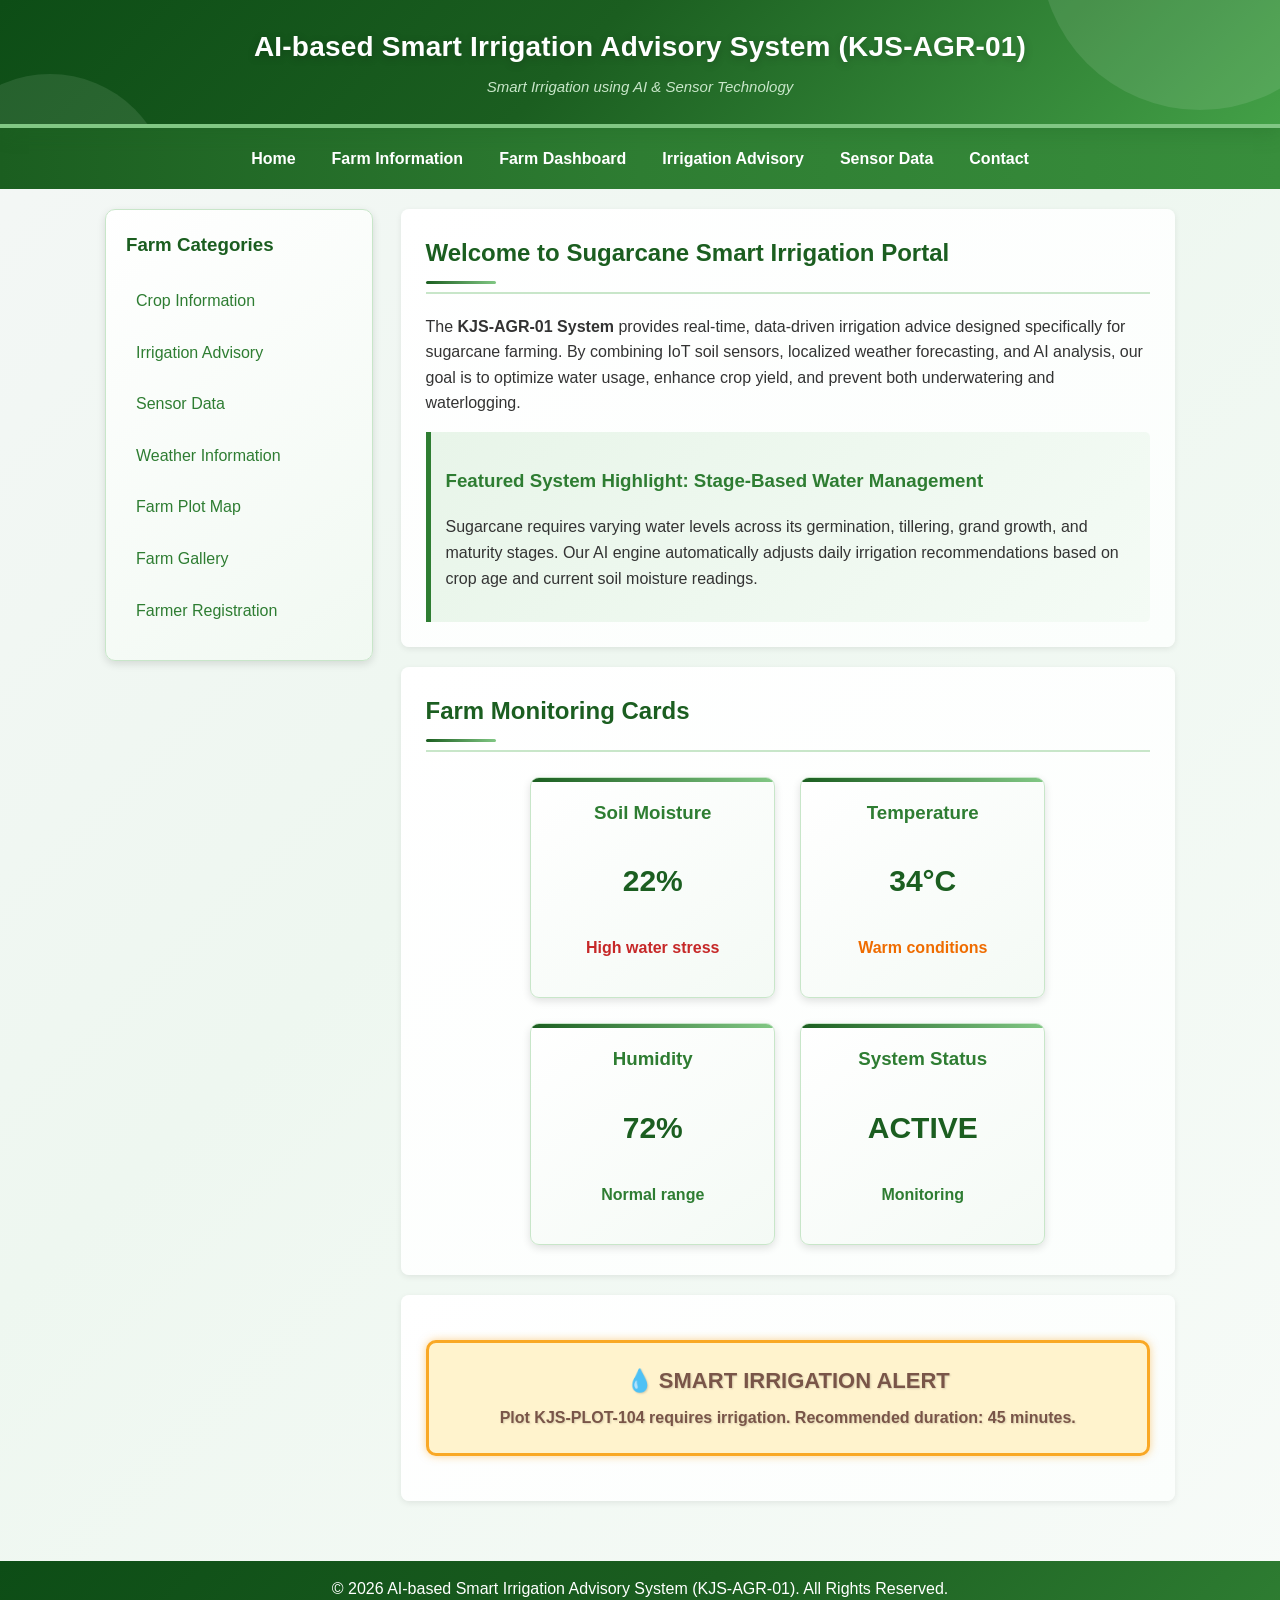
<file: index.html>
<!DOCTYPE html>
<html lang="en">
<head>
<meta charset="UTF-8">
<meta name="viewport" content="width=device-width, initial-scale=1.0">
<title>AI-based Smart Irrigation Advisory System (KJS-AGR-01)</title>
<link rel="stylesheet" href="style.css">
<link rel="stylesheet" href="layout.css">
<style>
/* TASK 2*/
nav ul {
    list-style-type: none;
    margin: 0;
    padding: 0;
    display: flex;
    justify-content: center;
    gap: 8px;
    flex-wrap: wrap;
}
nav li {
    display: inline-block;
}
nav a {
    display: inline-block;
    color: white;
    text-decoration: none;
    padding: 8px 14px;
    font-weight: bold;
}
nav a:hover {
    background-color: #1b5e20;
    color: #c8e6c9;
}
</style>


</head>

<body>

<header style="background:linear-gradient(135deg,#0d4d16,#1b5e20 45%,#43a047); color:white; padding:25px 20px; border-bottom:4px solid #81c784; text-align:center;">
    <h1 style="color:white; text-align:center; margin:0 0 5px 0;">
        AI-based Smart Irrigation Advisory System (KJS-AGR-01)
    </h1>
    <p class="tagline" style="color:#c8e6c9; text-align:center; margin:0; font-style:italic;">
        Smart Irrigation using AI &amp; Sensor Technology
    </p>
</header>

<nav>
    <ul>
        <li><a href="index.html">Home</a></li>
        <li><a href="farm-info.html">Farm Information</a></li>
        <li><a href="dashboard.html">Farm Dashboard</a></li>
        <li><a href="advisory.html">Irrigation Advisory</a></li>
        <li><a href="irrigation-table.html">Sensor Data</a></li>
        <li><a href="contact.html">Contact</a></li>
    </ul>
</nav>

<div class="page-layout">

    <aside class="page-sidebar">

        <div class="categories">

            <h3>Farm Categories</h3>

            <ul>
                <li><a href="farm-info.html">Crop Information</a></li>
                <li><a href="advisory.html">Irrigation Advisory</a></li>
                <li><a href="irrigation-table.html">Sensor Data</a></li>
                <li><a href="weather.html">Weather Information</a></li>
                <li><a href="plot-map.html">Farm Plot Map</a></li>
                <li><a href="gallery.html">Farm Gallery</a></li>
                <li><a href="registration.html">Farmer Registration</a></li>
            </ul>

        </div>

    </aside>

    <main class="page-content">

        <section>

            <h2>Welcome to Sugarcane Smart Irrigation Portal</h2>

            <p>
                The <strong>KJS-AGR-01 System</strong> provides real-time,
                data-driven irrigation advice designed specifically for
                sugarcane farming. By combining IoT soil sensors, localized
                weather forecasting, and AI analysis, our goal is to optimize
                water usage, enhance crop yield, and prevent both underwatering
                and waterlogging.
            </p>

            <article>

                <h3>Featured System Highlight: Stage-Based Water Management</h3>

                <p>
                    Sugarcane requires varying water levels across its
                    germination, tillering, grand growth, and maturity stages.
                    Our AI engine automatically adjusts daily irrigation
                    recommendations based on crop age and current soil
                    moisture readings.
                </p>

            </article>

        </section>


        <section>

            <h2>Farm Monitoring Cards</h2>

            <div class="card-grid">

                <div class="card">
                    <h3>Soil Moisture</h3>
                    <p class="stat-value">22%</p>
                    <p class="status-danger">High water stress</p>
                </div>

                <div class="card">
                    <h3>Temperature</h3>
                    <p class="stat-value">34°C</p>
                    <p class="status-warning">Warm conditions</p>
                </div>

                <div class="card">
                    <h3>Humidity</h3>
                    <p class="stat-value">72%</p>
                    <p class="status-good">Normal range</p>
                </div>

                <div class="card">
                    <h3>System Status</h3>
                    <p class="stat-value">ACTIVE</p>
                    <p class="status-good">Monitoring</p>
                </div>

            </div>

        </section>


        <section>

            <div class="offer-box">

                💧 SMART IRRIGATION ALERT

                <br>

                <span style="font-size:16px;">
                    Plot KJS-PLOT-104 requires irrigation.
                    Recommended duration: 45 minutes.
                </span>

            </div>

        </section>

    </main>

</div>

<footer>
    <p>&copy; 2026 AI-based Smart Irrigation Advisory System (KJS-AGR-01). All Rights Reserved.</p>
</footer>

</body>
</html>
</file>
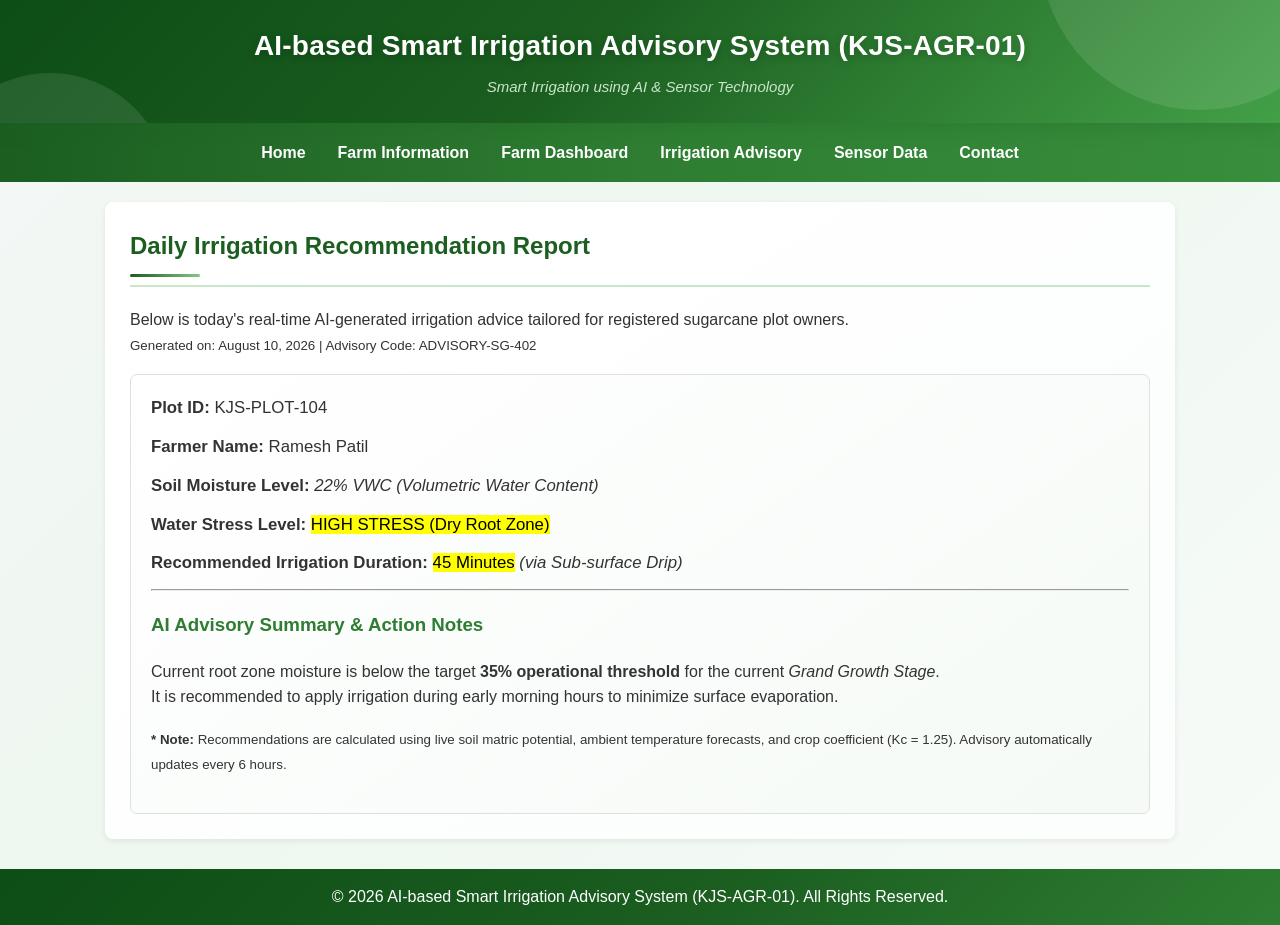
<file: advisory.html>
<!DOCTYPE html>
<html lang="en">
<head>
<meta charset="UTF-8">
<meta name="viewport" content="width=device-width, initial-scale=1.0">
<title>Irrigation Advisory - Smart Irrigation Advisory System (KJS-AGR-01)</title>
<link rel="stylesheet" href="style.css">


</head>

<body>

<header>
    <h1>AI-based Smart Irrigation Advisory System (KJS-AGR-01)</h1>
    <p class="tagline">Smart Irrigation using AI &amp; Sensor Technology</p>
</header>

<nav>
    <ul>
        <li><a href="index.html">Home</a></li>
        <li><a href="farm-info.html">Farm Information</a></li>
        <li><a href="dashboard.html">Farm Dashboard</a></li>
        <li><a href="advisory.html">Irrigation Advisory</a></li>
        <li><a href="irrigation-table.html">Sensor Data</a></li>
        <li><a href="contact.html">Contact</a></li>
    </ul>
</nav>

<div class="container">

    <section>
        <h2>Daily Irrigation Recommendation Report</h2>

        <p>
            Below is today's real-time AI-generated irrigation advice tailored
            for registered sugarcane plot owners.
            <br>
            <small>
                Generated on: August 10, 2026 |
                Advisory Code: ADVISORY-SG-402
            </small>
        </p>

        <div class="advisory-card">

            <div class="advisory-item">
                <strong>Plot ID:</strong> KJS-PLOT-104
            </div>

            <div class="advisory-item">
                <strong>Farmer Name:</strong> Ramesh Patil
            </div>

            <div class="advisory-item">
                <strong>Soil Moisture Level:</strong>
                <em>22% VWC (Volumetric Water Content)</em>
            </div>

            <div class="advisory-item">
                <strong>Water Stress Level:</strong>
                <mark>HIGH STRESS (Dry Root Zone)</mark>
            </div>

            <div class="advisory-item">
                <strong>Recommended Irrigation Duration:</strong>
                <mark>45 Minutes</mark>
                <em>(via Sub-surface Drip)</em>
            </div>

            <hr>

            <h3>AI Advisory Summary &amp; Action Notes</h3>

            <p>
                Current root zone moisture is below the target
                <strong>35% operational threshold</strong> for the current
                <em>Grand Growth Stage</em>.
                <br>
                It is recommended to apply irrigation during early morning
                hours to minimize surface evaporation.
            </p>

            <p>
                <small>
                    <strong>* Note:</strong>
                    Recommendations are calculated using live soil matric
                    potential, ambient temperature forecasts, and crop
                    coefficient (Kc = 1.25). Advisory automatically updates
                    every 6 hours.
                </small>
            </p>

        </div>
    </section>

</div>

<footer>
    <p>&copy; 2026 AI-based Smart Irrigation Advisory System (KJS-AGR-01). All Rights Reserved.</p>
</footer>

</body>
</html>
</file>
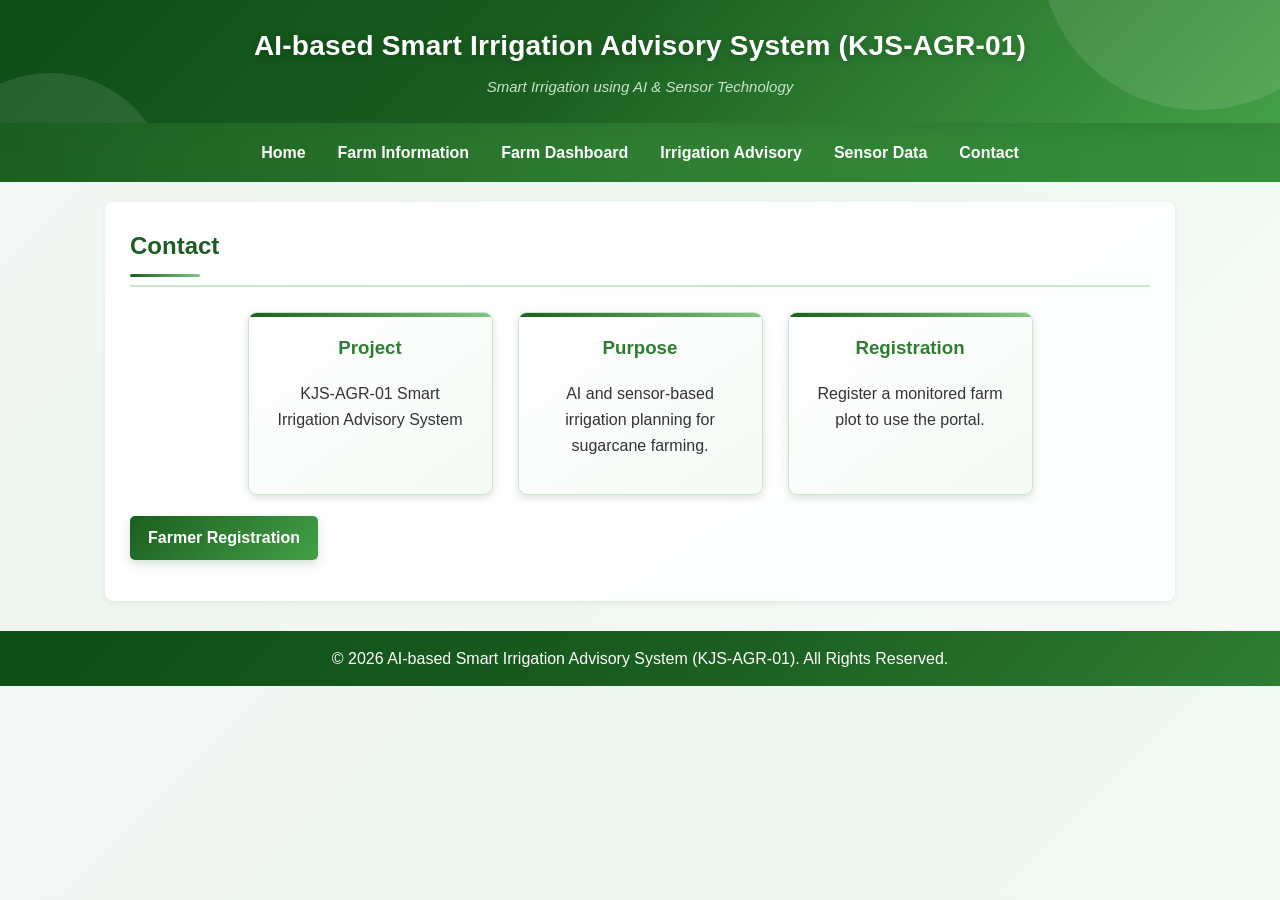
<file: contact.html>
<!DOCTYPE html>
<html lang="en">
<head>
<meta charset="UTF-8">
<meta name="viewport" content="width=device-width, initial-scale=1.0">
<title>Contact - Smart Irrigation Advisory System (KJS-AGR-01)</title>
<link rel="stylesheet" href="style.css">
</head>
<body>
<header>
    <h1>AI-based Smart Irrigation Advisory System (KJS-AGR-01)</h1>
    <p class="tagline">Smart Irrigation using AI &amp; Sensor Technology</p>
</header>
<nav>
    <ul>
        <li><a href="index.html">Home</a></li>
        <li><a href="farm-info.html">Farm Information</a></li>
        <li><a href="dashboard.html">Farm Dashboard</a></li>
        <li><a href="advisory.html">Irrigation Advisory</a></li>
        <li><a href="irrigation-table.html">Sensor Data</a></li>
        <li><a href="contact.html">Contact</a></li>
    </ul>
</nav>
<div class="container">
    <section>
        <h2>Contact</h2>
        <div class="card-grid">
            <div class="card"><h3>Project</h3><p>KJS-AGR-01 Smart Irrigation Advisory System</p></div>
            <div class="card"><h3>Purpose</h3><p>AI and sensor-based irrigation planning for sugarcane farming.</p></div>
            <div class="card"><h3>Registration</h3><p>Register a monitored farm plot to use the portal.</p></div>
        </div>
        <p><a class="btn" href="registration.html">Farmer Registration</a></p>
    </section>
</div>
<footer><p>&copy; 2026 AI-based Smart Irrigation Advisory System (KJS-AGR-01). All Rights Reserved.</p></footer>
</body>
</html>
</file>
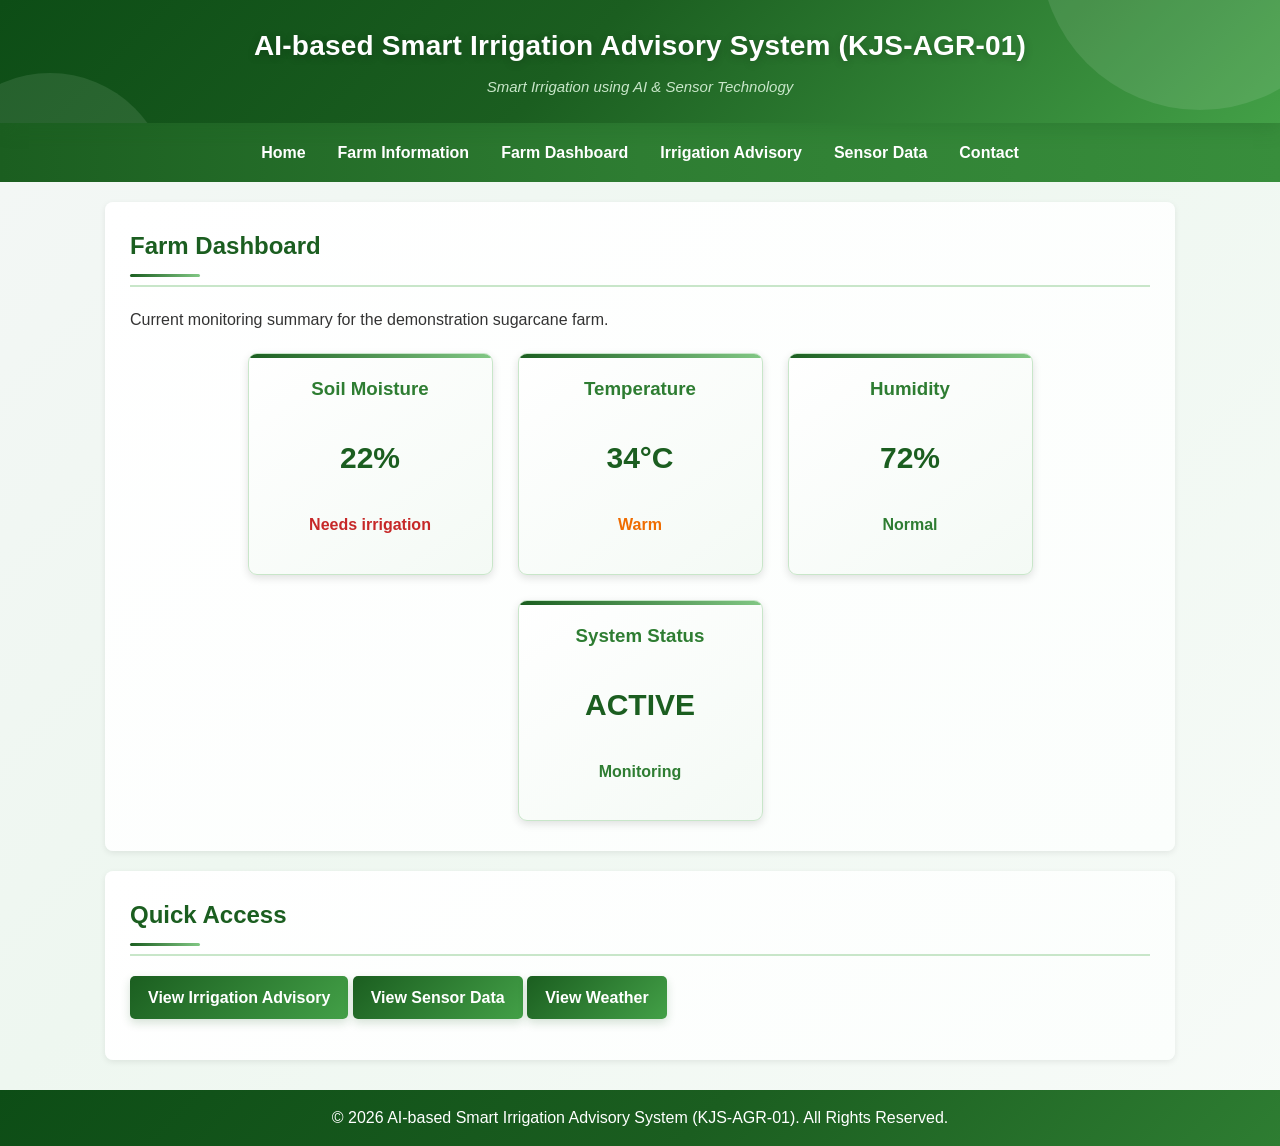
<file: dashboard.html>
<!DOCTYPE html>
<html lang="en">
<head>
<meta charset="UTF-8">
<meta name="viewport" content="width=device-width, initial-scale=1.0">
<title>Farm Dashboard - Smart Irrigation Advisory System (KJS-AGR-01)</title>
<link rel="stylesheet" href="style.css">
</head>
<body>
<header>
    <h1>AI-based Smart Irrigation Advisory System (KJS-AGR-01)</h1>
    <p class="tagline">Smart Irrigation using AI &amp; Sensor Technology</p>
</header>
<nav>
    <ul>
        <li><a href="index.html">Home</a></li>
        <li><a href="farm-info.html">Farm Information</a></li>
        <li><a href="dashboard.html">Farm Dashboard</a></li>
        <li><a href="advisory.html">Irrigation Advisory</a></li>
        <li><a href="irrigation-table.html">Sensor Data</a></li>
        <li><a href="contact.html">Contact</a></li>
    </ul>
</nav>
<div class="container">
    <section>
        <h2>Farm Dashboard</h2>
        <p>Current monitoring summary for the demonstration sugarcane farm.</p>
        <div class="card-grid">
            <div class="card"><h3>Soil Moisture</h3><p class="stat-value">22%</p><p class="status-danger">Needs irrigation</p></div>
            <div class="card"><h3>Temperature</h3><p class="stat-value">34°C</p><p class="status-warning">Warm</p></div>
            <div class="card"><h3>Humidity</h3><p class="stat-value">72%</p><p class="status-good">Normal</p></div>
            <div class="card"><h3>System Status</h3><p class="stat-value">ACTIVE</p><p class="status-good">Monitoring</p></div>
        </div>
    </section>
    <section>
        <h2>Quick Access</h2>
        <p>
            <a class="btn" href="advisory.html">View Irrigation Advisory</a>
            <a class="btn" href="irrigation-table.html">View Sensor Data</a>
            <a class="btn" href="weather.html">View Weather</a>
        </p>
    </section>
</div>
<footer><p>&copy; 2026 AI-based Smart Irrigation Advisory System (KJS-AGR-01). All Rights Reserved.</p></footer>
</body>
</html>
</file>
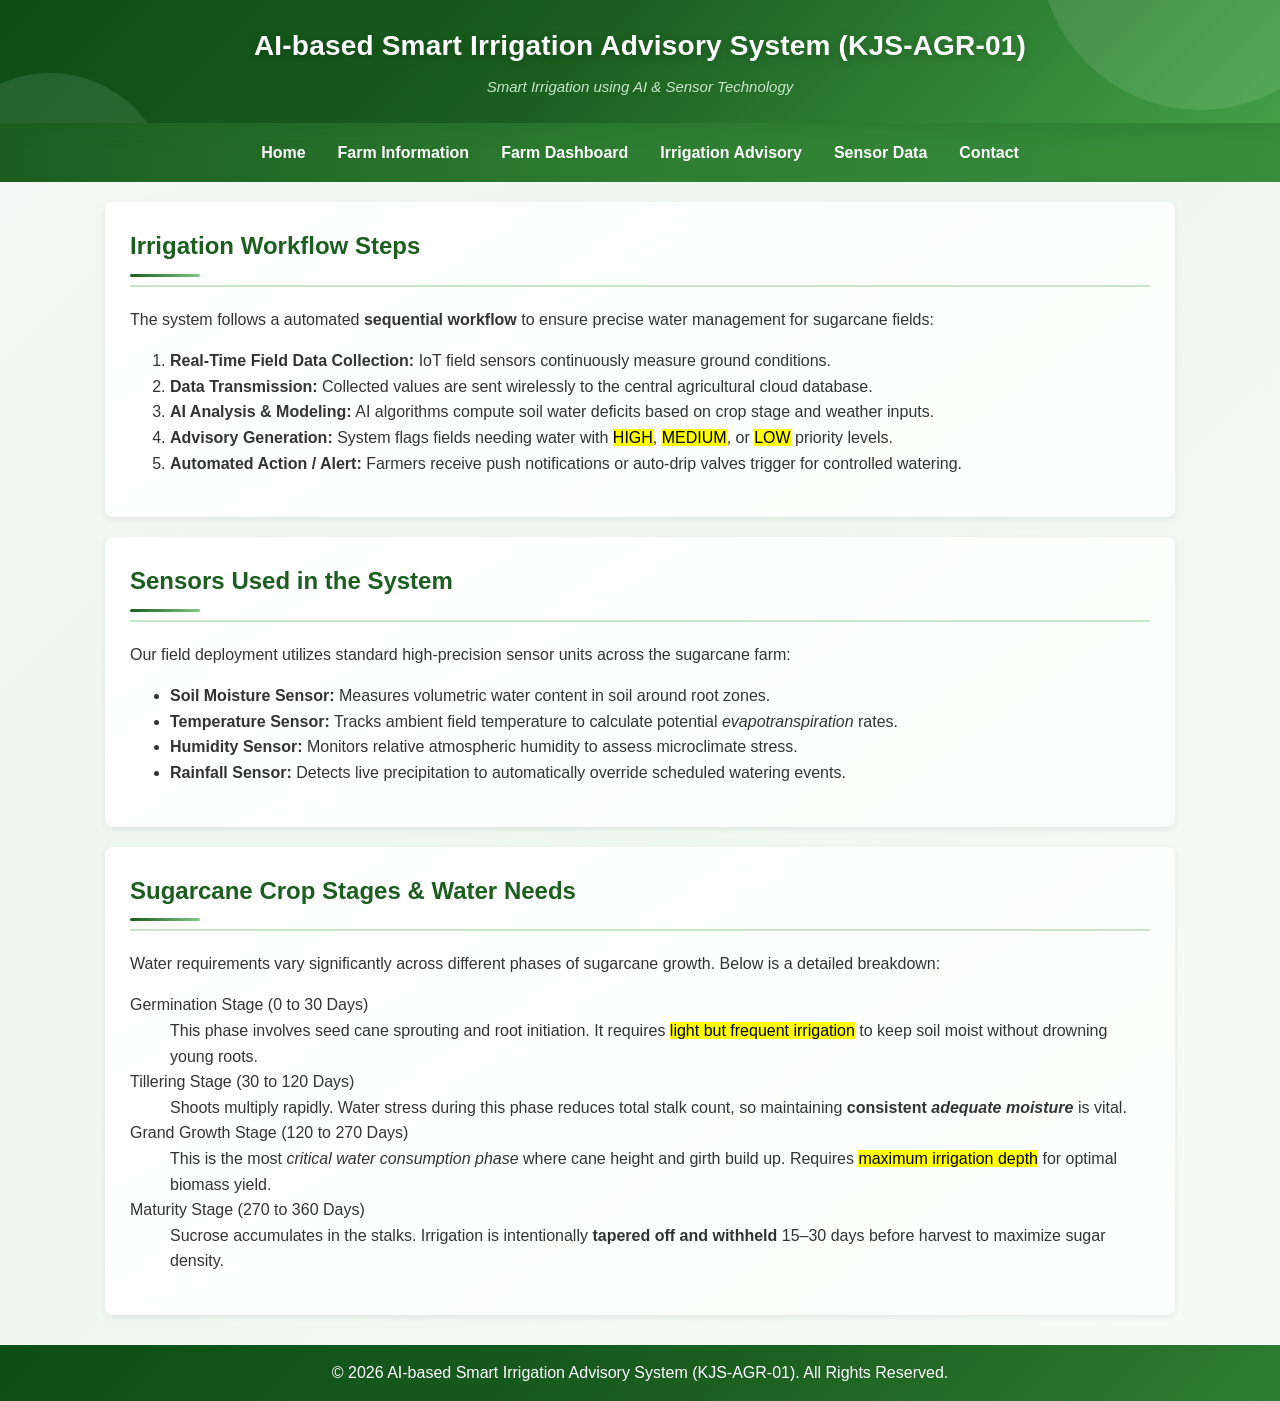
<file: farm-info.html>
<!-- farm-info.html -->
<!DOCTYPE html>
<html lang="en">
<head>
<meta charset="UTF-8">
<meta name="viewport" content="width=device-width, initial-scale=1.0">
<title>Farm Information - Smart Irrigation Advisory System (KJS-AGR-01)</title>
<link rel="stylesheet" href="style.css">


</head>

<body>

<header>
    <h1>AI-based Smart Irrigation Advisory System (KJS-AGR-01)</h1>
    <p class="tagline">Smart Irrigation using AI &amp; Sensor Technology</p>
</header>

<nav>
    <ul>
        <li><a href="index.html">Home</a></li>
        <li><a href="farm-info.html">Farm Information</a></li>
        <li><a href="dashboard.html">Farm Dashboard</a></li>
        <li><a href="advisory.html">Irrigation Advisory</a></li>
        <li><a href="irrigation-table.html">Sensor Data</a></li>
        <li><a href="contact.html">Contact</a></li>
    </ul>
</nav>

<div class="container">

    <section>
        <h2>Irrigation Workflow Steps</h2>

        <p>
            The system follows a automated <b>sequential workflow</b> to ensure
            precise water management for sugarcane fields:
        </p>

        <ol>
            <li>
                <b>Real-Time Field Data Collection:</b>
                IoT field sensors continuously measure ground conditions.
            </li>

            <li>
                <b>Data Transmission:</b>
                Collected values are sent wirelessly to the central agricultural cloud database.
            </li>

            <li>
                <b>AI Analysis &amp; Modeling:</b>
                AI algorithms compute soil water deficits based on crop stage and weather inputs.
            </li>

            <li>
                <b>Advisory Generation:</b>
                System flags fields needing water with
                <mark>HIGH</mark>, <mark>MEDIUM</mark>, or <mark>LOW</mark>
                priority levels.
            </li>

            <li>
                <b>Automated Action / Alert:</b>
                Farmers receive push notifications or auto-drip valves trigger
                for controlled watering.
            </li>
        </ol>
    </section>

    <section>
        <h2>Sensors Used in the System</h2>

        <p>
            Our field deployment utilizes standard high-precision sensor units
            across the sugarcane farm:
        </p>

        <ul>
            <li>
                <b>Soil Moisture Sensor:</b>
                Measures volumetric water content in soil around root zones.
            </li>

            <li>
                <b>Temperature Sensor:</b>
                Tracks ambient field temperature to calculate potential
                <i>evapotranspiration</i> rates.
            </li>

            <li>
                <b>Humidity Sensor:</b>
                Monitors relative atmospheric humidity to assess microclimate stress.
            </li>

            <li>
                <b>Rainfall Sensor:</b>
                Detects live precipitation to automatically override scheduled
                watering events.
            </li>
        </ul>
    </section>

    <section>
        <h2>Sugarcane Crop Stages &amp; Water Needs</h2>

        <p>
            Water requirements vary significantly across different phases of
            sugarcane growth. Below is a detailed breakdown:
        </p>

        <dl>

            <dt>Germination Stage (0 to 30 Days)</dt>
            <dd>
                This phase involves seed cane sprouting and root initiation.
                It requires <mark>light but frequent irrigation</mark> to keep
                soil moist without drowning young roots.
            </dd>

            <dt>Tillering Stage (30 to 120 Days)</dt>
            <dd>
                Shoots multiply rapidly. Water stress during this phase reduces
                total stalk count, so maintaining
                <b>consistent <i>adequate moisture</i></b> is vital.
            </dd>

            <dt>Grand Growth Stage (120 to 270 Days)</dt>
            <dd>
                This is the most <i>critical water consumption phase</i> where
                cane height and girth build up. Requires
                <mark>maximum irrigation depth</mark> for optimal biomass yield.
            </dd>

            <dt>Maturity Stage (270 to 360 Days)</dt>
            <dd>
                Sucrose accumulates in the stalks. Irrigation is intentionally
                <b>tapered off and withheld</b> 15–30 days before harvest to
                maximize sugar density.
            </dd>

        </dl>
    </section>

</div>

<footer>
    <p>&copy; 2026 AI-based Smart Irrigation Advisory System (KJS-AGR-01). All Rights Reserved.</p>
</footer>

</body>
</html>
</file>
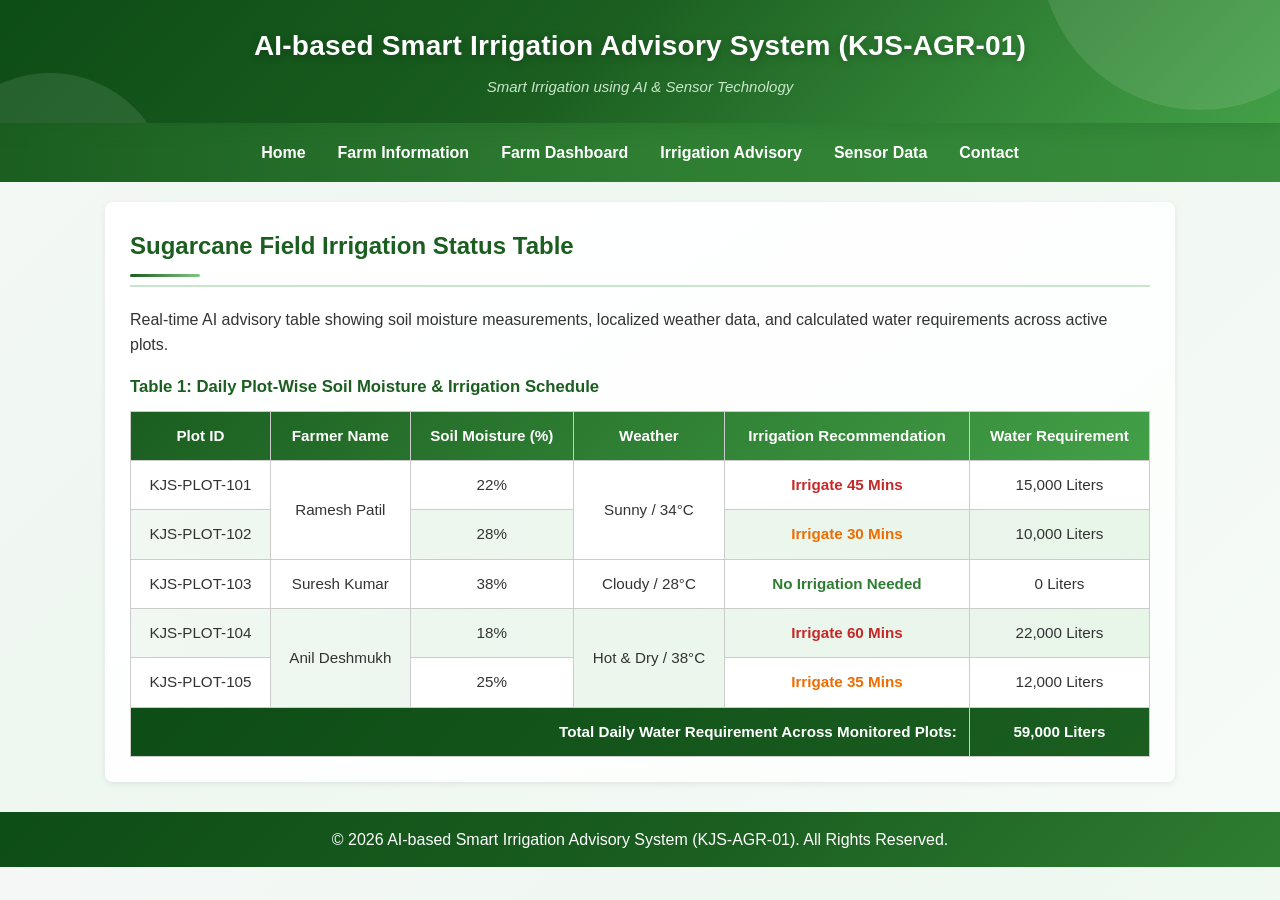
<file: irrigation-table.html>
<!-- irrigation-table.html -->
<!DOCTYPE html>
<html lang="en">
<head>
<meta charset="UTF-8">
<meta name="viewport" content="width=device-width, initial-scale=1.0">
<title>Irrigation &amp; Soil Moisture Table - Smart Irrigation Advisory System (KJS-AGR-01)</title>
<link rel="stylesheet" href="style.css">
<link rel="stylesheet" href="table.css">


</head>

<body>

<header>
    <h1>AI-based Smart Irrigation Advisory System (KJS-AGR-01)</h1>
    <p class="tagline">Smart Irrigation using AI &amp; Sensor Technology</p>
</header>

<nav>
    <ul>
        <li><a href="index.html">Home</a></li>
        <li><a href="farm-info.html">Farm Information</a></li>
        <li><a href="dashboard.html">Farm Dashboard</a></li>
        <li><a href="advisory.html">Irrigation Advisory</a></li>
        <li><a href="irrigation-table.html">Sensor Data</a></li>
        <li><a href="contact.html">Contact</a></li>
    </ul>
</nav>

<div class="container">

    <section>

        <h2>Sugarcane Field Irrigation Status Table</h2>

        <p>
            Real-time AI advisory table showing soil moisture measurements,
            localized weather data, and calculated water requirements across
            active plots.
        </p>

        <table class="irrigation-table">

            <caption>
                Table 1: Daily Plot-Wise Soil Moisture &amp; Irrigation Schedule
            </caption>

            <thead>
                <tr>
                    <th>Plot ID</th>
                    <th>Farmer Name</th>
                    <th>Soil Moisture (%)</th>
                    <th>Weather</th>
                    <th>Irrigation Recommendation</th>
                    <th>Water Requirement</th>
                </tr>
            </thead>

            <tbody>

                <tr>
                    <td>KJS-PLOT-101</td>
                    <td rowspan="2">Ramesh Patil</td>
                    <td>22%</td>
                    <td rowspan="2">Sunny / 34°C</td>
                    <td>
                        <span class="alert-high">
                            Irrigate 45 Mins
                        </span>
                    </td>
                    <td>15,000 Liters</td>
                </tr>

                <tr>
                    <td>KJS-PLOT-102</td>
                    <td>28%</td>
                    <td>
                        <span class="alert-medium">
                            Irrigate 30 Mins
                        </span>
                    </td>
                    <td>10,000 Liters</td>
                </tr>

                <tr>
                    <td>KJS-PLOT-103</td>
                    <td>Suresh Kumar</td>
                    <td>38%</td>
                    <td>Cloudy / 28°C</td>
                    <td>
                        <span class="alert-low">
                            No Irrigation Needed
                        </span>
                    </td>
                    <td>0 Liters</td>
                </tr>

                <tr>
                    <td>KJS-PLOT-104</td>
                    <td rowspan="2">Anil Deshmukh</td>
                    <td>18%</td>
                    <td rowspan="2">Hot &amp; Dry / 38°C</td>
                    <td>
                        <span class="alert-high">
                            Irrigate 60 Mins
                        </span>
                    </td>
                    <td>22,000 Liters</td>
                </tr>

                <tr>
                    <td>KJS-PLOT-105</td>
                    <td>25%</td>
                    <td>
                        <span class="alert-medium">
                            Irrigate 35 Mins
                        </span>
                    </td>
                    <td>12,000 Liters</td>
                </tr>

            </tbody>

            <tfoot>
                <tr>
                    <td colspan="5" style="text-align: right;">
                        Total Daily Water Requirement Across Monitored Plots:
                    </td>
                    <td>59,000 Liters</td>
                </tr>
            </tfoot>

        </table>

    </section>

</div>

<footer>
    <p>&copy; 2026 AI-based Smart Irrigation Advisory System (KJS-AGR-01). All Rights Reserved.</p>
</footer>

</body>
</html>
</file>
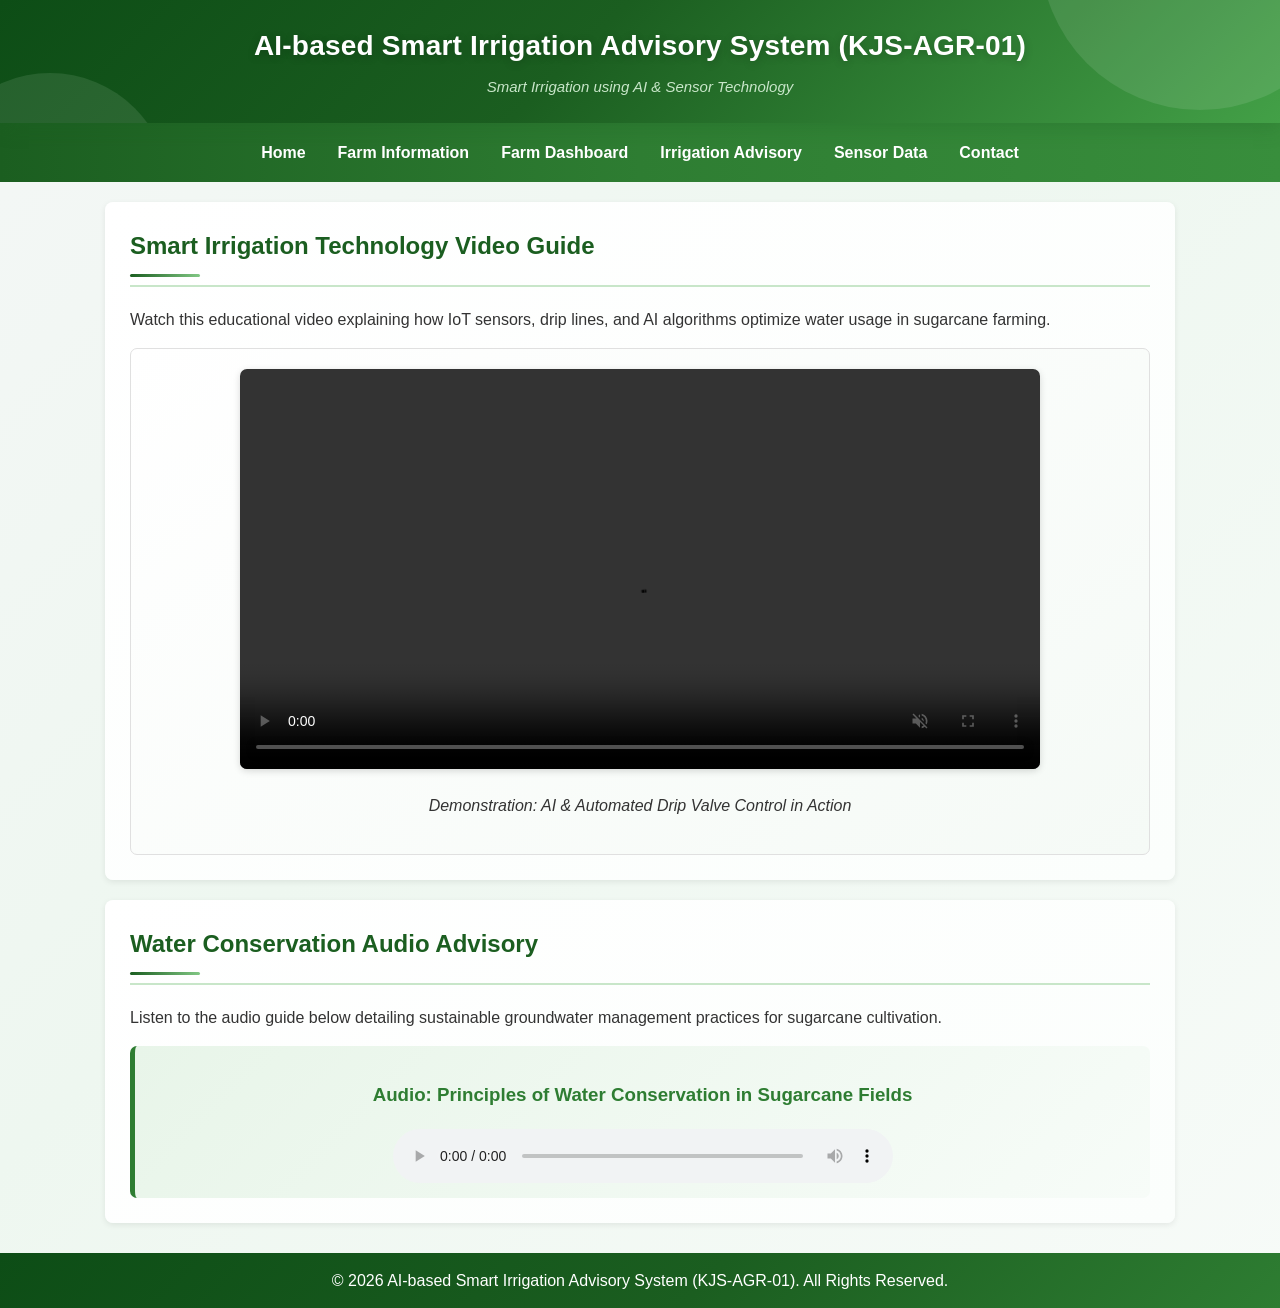
<file: media.html>
<!DOCTYPE html>
<html lang="en">
<head>
<meta charset="UTF-8">
<meta name="viewport" content="width=device-width, initial-scale=1.0">
<title>Multimedia Awareness - Smart Irrigation Advisory System (KJS-AGR-01)</title>
<link rel="stylesheet" href="style.css">


<script>
alert("Welcome to the Irrigation Advisory System");
</script>

</head>

<body>

<header>
    <h1>AI-based Smart Irrigation Advisory System (KJS-AGR-01)</h1>
    <p class="tagline">Smart Irrigation using AI &amp; Sensor Technology</p>
</header>

<nav>
    <ul>
        <li><a href="index.html">Home</a></li>
        <li><a href="farm-info.html">Farm Information</a></li>
        <li><a href="dashboard.html">Farm Dashboard</a></li>
        <li><a href="advisory.html">Irrigation Advisory</a></li>
        <li><a href="irrigation-table.html">Sensor Data</a></li>
        <li><a href="contact.html">Contact</a></li>
    </ul>
</nav>

<div class="container">

    <section>

        <h2>Smart Irrigation Technology Video Guide</h2>

        <p>
            Watch this educational video explaining how IoT sensors, drip
            lines, and AI algorithms optimize water usage in sugarcane farming.
        </p>

        <div class="media-card">

            <video controls autoplay muted loop>

                <source
                    src="https://www.w3schools.com/html/mov_bbb.mp4"
                    type="video/mp4">

                <source
                    src="https://www.w3schools.com/html/mov_bbb.ogg"
                    type="video/ogg">

                Your browser does not support the HTML5 video element.

            </video>

            <p>
                <em>
                    Demonstration: AI &amp; Automated Drip Valve Control in Action
                </em>
            </p>

        </div>

    </section>

    <section>

        <h2>Water Conservation Audio Advisory</h2>

        <p>
            Listen to the audio guide below detailing sustainable groundwater
            management practices for sugarcane cultivation.
        </p>

        <div class="audio-container">

            <h3>
                Audio: Principles of Water Conservation in Sugarcane Fields
            </h3>

            <audio controls autoplay loop>

                <source
                    src="https://www.w3schools.com/html/horse.ogg"
                    type="audio/ogg">

                <source
                    src="https://www.w3schools.com/html/horse.mp3"
                    type="audio/mpeg">

                Your browser does not support the HTML5 audio element.

            </audio>

        </div>

    </section>

</div>

<footer>
    <p>&copy; 2026 AI-based Smart Irrigation Advisory System (KJS-AGR-01). All Rights Reserved.</p>
</footer>

</body>
</html>
</file>
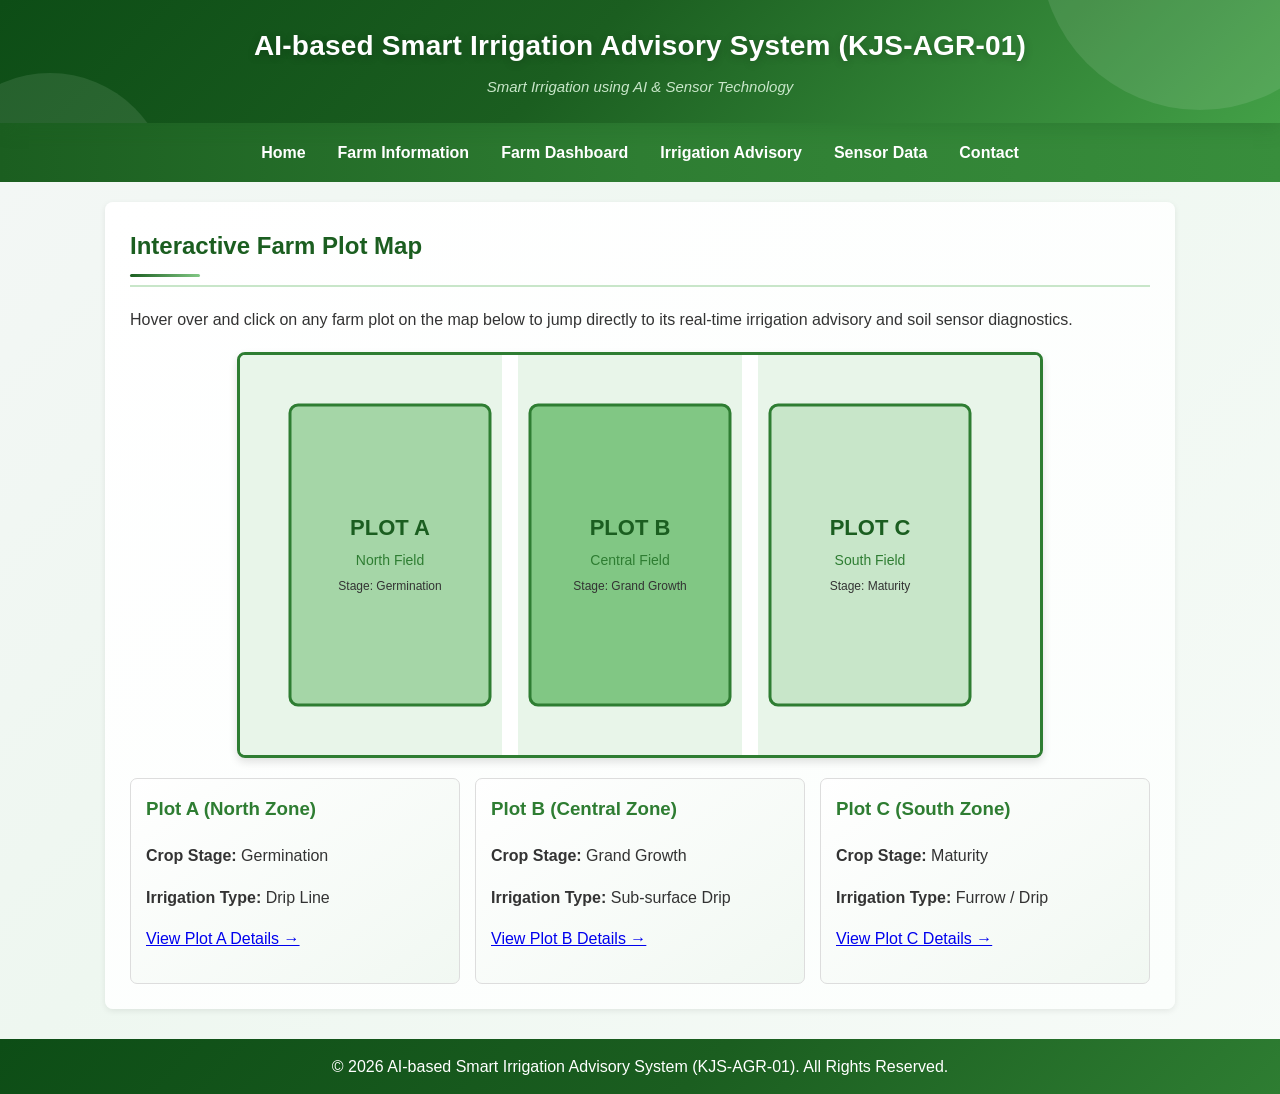
<file: plot-map.html>
<!-- plot-map.html -->
<!DOCTYPE html>
<html lang="en">
<head>
<meta charset="UTF-8">
<meta name="viewport" content="width=device-width, initial-scale=1.0">
<title>Farm Plot Map - Smart Irrigation Advisory System (KJS-AGR-01)</title>
<link rel="stylesheet" href="style.css">


</head>

<body>

<header>
    <h1>AI-based Smart Irrigation Advisory System (KJS-AGR-01)</h1>
    <p class="tagline">Smart Irrigation using AI &amp; Sensor Technology</p>
</header>

<nav>
    <ul>
        <li><a href="index.html">Home</a></li>
        <li><a href="farm-info.html">Farm Information</a></li>
        <li><a href="dashboard.html">Farm Dashboard</a></li>
        <li><a href="advisory.html">Irrigation Advisory</a></li>
        <li><a href="irrigation-table.html">Sensor Data</a></li>
        <li><a href="contact.html">Contact</a></li>
    </ul>
</nav>

<div class="container">

    <section>

        <h2>Interactive Farm Plot Map</h2>

        <p style="text-align: left;">
            Hover over and click on any farm plot on the map below to jump
            directly to its real-time irrigation advisory and soil sensor
            diagnostics.
        </p>

        <div class="map-wrapper">

            <img
                src="data:image/svg+xml;utf8,<svg xmlns='http://www.w3.org/2000/svg' width='800' height='400' viewBox='0 0 800 400'><rect width='800' height='400' fill='%23e8f5e9'/><path d='M270 0 v400 M510 0 v400' stroke='%23ffffff' stroke-width='16'/><rect x='50' y='50' width='200' height='300' fill='%23a5d6a7' rx='8' stroke='%232e7d32' stroke-width='3'/><text x='150' y='180' font-family='Arial' font-size='22' font-weight='bold' fill='%231b5e20' text-anchor='middle'>PLOT A</text><text x='150' y='210' font-family='Arial' font-size='14' fill='%232e7d32' text-anchor='middle'>North Field</text><text x='150' y='235' font-family='Arial' font-size='12' fill='%23333333' text-anchor='middle'>Stage: Germination</text><rect x='290' y='50' width='200' height='300' fill='%2381c784' rx='8' stroke='%232e7d32' stroke-width='3'/><text x='390' y='180' font-family='Arial' font-size='22' font-weight='bold' fill='%231b5e20' text-anchor='middle'>PLOT B</text><text x='390' y='210' font-family='Arial' font-size='14' fill='%232e7d32' text-anchor='middle'>Central Field</text><text x='390' y='235' font-family='Arial' font-size='12' fill='%23333333' text-anchor='middle'>Stage: Grand Growth</text><rect x='530' y='50' width='200' height='300' fill='%23c8e6c9' rx='8' stroke='%232e7d32' stroke-width='3'/><text x='630' y='180' font-family='Arial' font-size='22' font-weight='bold' fill='%231b5e20' text-anchor='middle'>PLOT C</text><text x='630' y='210' font-family='Arial' font-size='14' fill='%232e7d32' text-anchor='middle'>South Field</text><text x='630' y='235' font-family='Arial' font-size='12' fill='%23333333' text-anchor='middle'>Stage: Maturity</text></svg>"
                alt="KJS-AGR-01 Sugarcane Farm Layout Map"
                usemap="#farmmap"
                width="800"
                height="400">

            <map name="farmmap">

                <area
                    shape="rect"
                    coords="50,50,250,350"
                    href="advisory.html#plotA"
                    alt="Plot A - North Field Information"
                    title="Click to view Plot A (North Field) Irrigation Advisory">

                <area
                    shape="rect"
                    coords="290,50,490,350"
                    href="advisory.html#plotB"
                    alt="Plot B - Central Field Information"
                    title="Click to view Plot B (Central Field) Irrigation Advisory">

                <area
                    shape="rect"
                    coords="530,50,730,350"
                    href="advisory.html#plotC"
                    alt="Plot C - South Field Information"
                    title="Click to view Plot C (South Field) Irrigation Advisory">

            </map>

        </div>

        <div class="plot-legend">

            <div class="legend-card">
                <h3>Plot A (North Zone)</h3>
                <p><strong>Crop Stage:</strong> Germination</p>
                <p><strong>Irrigation Type:</strong> Drip Line</p>
                <p>
                    <a href="advisory.html#plotA">
                        View Plot A Details &rarr;
                    </a>
                </p>
            </div>

            <div class="legend-card">
                <h3>Plot B (Central Zone)</h3>
                <p><strong>Crop Stage:</strong> Grand Growth</p>
                <p><strong>Irrigation Type:</strong> Sub-surface Drip</p>
                <p>
                    <a href="advisory.html#plotB">
                        View Plot B Details &rarr;
                    </a>
                </p>
            </div>

            <div class="legend-card">
                <h3>Plot C (South Zone)</h3>
                <p><strong>Crop Stage:</strong> Maturity</p>
                <p><strong>Irrigation Type:</strong> Furrow / Drip</p>
                <p>
                    <a href="advisory.html#plotC">
                        View Plot C Details &rarr;
                    </a>
                </p>
            </div>

        </div>

    </section>

</div>

<footer>
    <p>&copy; 2026 AI-based Smart Irrigation Advisory System (KJS-AGR-01). All Rights Reserved.</p>
</footer>

</body>
</html>
</file>
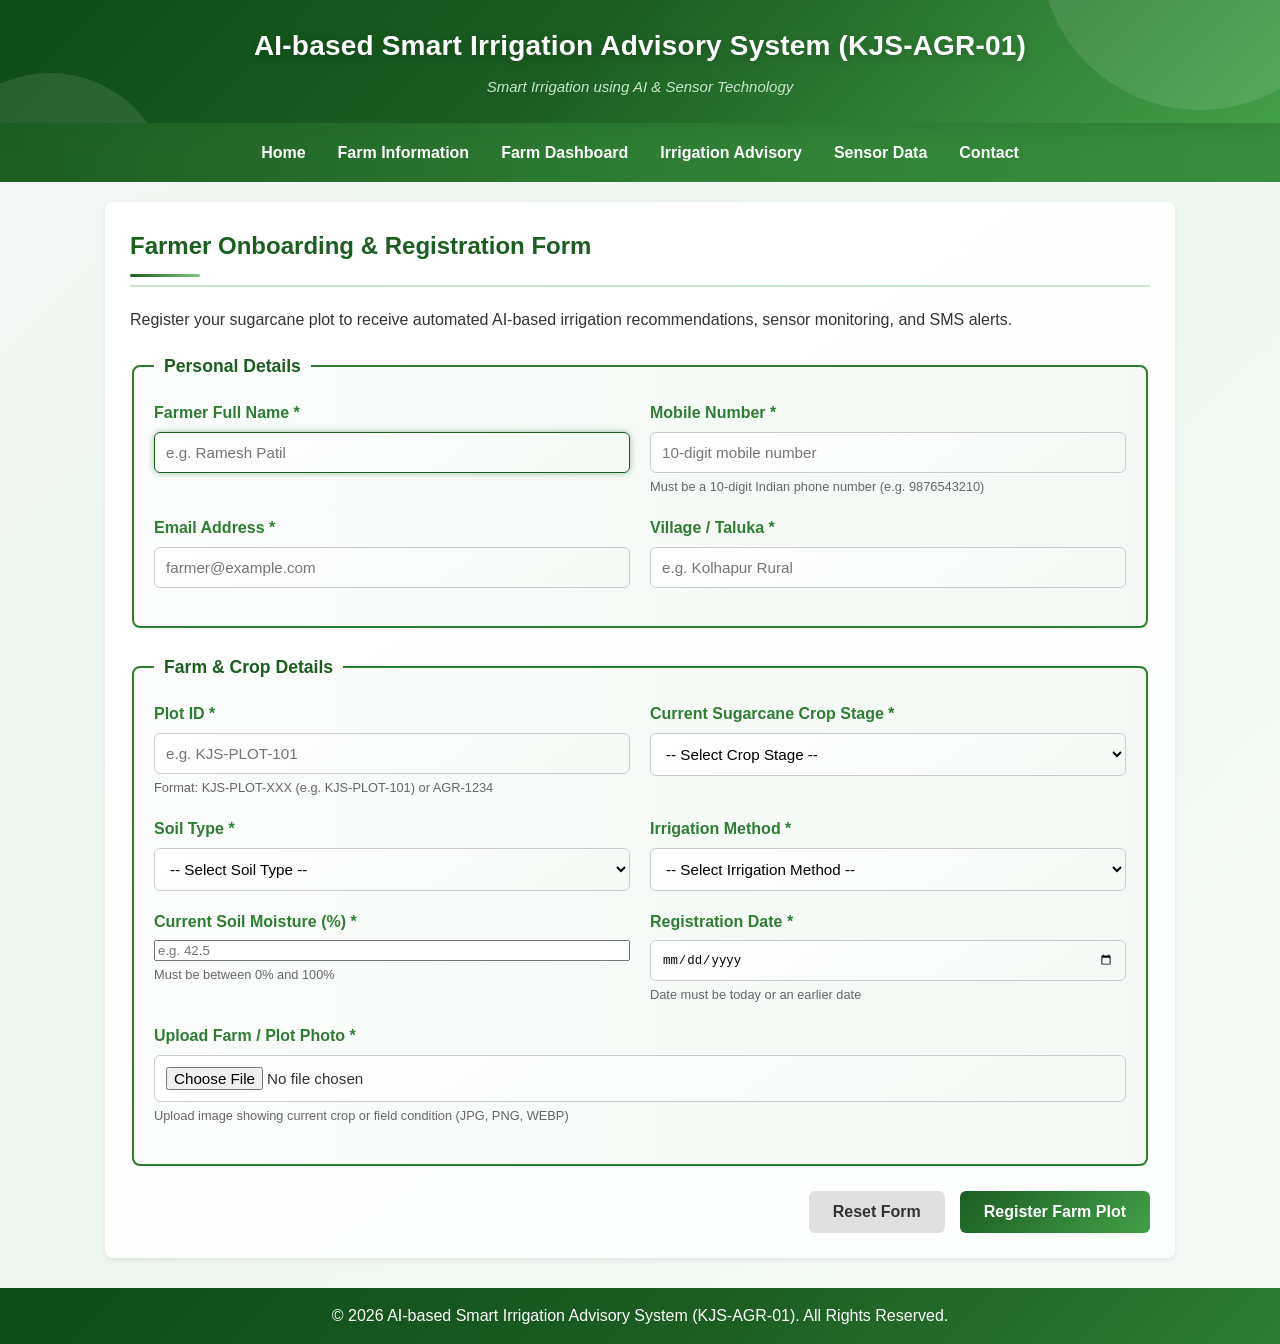
<file: registration.html>
<!DOCTYPE html>
<html lang="en">

<head>
    <meta charset="UTF-8">
    <meta name="viewport" content="width=device-width, initial-scale=1.0">
    <title>Farmer Registration - Smart Irrigation Advisory System (KJS-AGR-01)</title>
    <link rel="stylesheet" href="style.css">
    <link rel="stylesheet" href="form.css">
</head>

<body>

    <header>
        <h1>AI-based Smart Irrigation Advisory System (KJS-AGR-01)</h1>
        <p class="tagline">Smart Irrigation using AI &amp; Sensor Technology</p>
    </header>

    <nav>
        <ul>
            <li><a href="index.html">Home</a></li>
            <li><a href="farm-info.html">Farm Information</a></li>
            <li><a href="dashboard.html">Farm Dashboard</a></li>
            <li><a href="advisory.html">Irrigation Advisory</a></li>
            <li><a href="irrigation-table.html">Sensor Data</a></li>
            <li><a href="contact.html">Contact</a></li>
        </ul>
    </nav>

    <div class="container">

        <section>

            <h2>Farmer Onboarding &amp; Registration Form</h2>

            <p>
                Register your sugarcane plot to receive automated AI-based
                irrigation recommendations, sensor monitoring, and SMS alerts.
            </p>

            <!-- Success Message Card (Displays after valid submission) -->
            <div id="successCard" class="success-card" style="display: none;"></div>

            <form id="registrationForm" class="registration-form" action="#" method="post" enctype="multipart/form-data"
                novalidate>

                <fieldset>

                    <legend>Personal Details</legend>

                    <div class="form-group-row">

                        <div class="form-group">
                            <label for="farmerName">Farmer Full Name *</label>
                            <input type="text" id="farmerName" name="farmerName" autofocus required
                                placeholder="e.g. Ramesh Patil">
                            <span class="error-msg" id="farmerNameError"></span>
                        </div>

                        <div class="form-group">
                            <label for="mobile">Mobile Number *</label>
                            <input type="tel" id="mobile" name="mobile" required placeholder="10-digit mobile number">
                            <span class="hint">
                                Must be a 10-digit Indian phone number (e.g. 9876543210)
                            </span>
                            <span class="error-msg" id="mobileError"></span>
                        </div>

                    </div>

                    <div class="form-group-row">

                        <div class="form-group">
                            <label for="email">Email Address *</label>
                            <input type="email" id="email" name="email" required placeholder="farmer@example.com">
                            <span class="error-msg" id="emailError"></span>
                        </div>

                        <div class="form-group">
                            <label for="village">Village / Taluka *</label>
                            <input type="text" id="village" name="village" required placeholder="e.g. Kolhapur Rural">
                            <span class="error-msg" id="villageError"></span>
                        </div>

                    </div>

                </fieldset>

                <fieldset>

                    <legend>Farm &amp; Crop Details</legend>

                    <div class="form-group-row">

                        <div class="form-group">
                            <label for="plotId">Plot ID *</label>
                            <input type="text" id="plotId" name="plotId" required placeholder="e.g. KJS-PLOT-101">
                            <span class="hint">
                                Format: KJS-PLOT-XXX (e.g. KJS-PLOT-101) or AGR-1234
                            </span>
                            <span class="error-msg" id="plotIdError"></span>
                        </div>

                        <div class="form-group">
                            <label for="cropStage">Current Sugarcane Crop Stage *</label>
                            <select id="cropStage" name="cropStage" required>
                                <option value="" disabled selected>
                                    -- Select Crop Stage --
                                </option>
                                <option value="Germination">
                                    Germination (0 - 30 Days)
                                </option>
                                <option value="Tillering">
                                    Tillering (30 - 120 Days)
                                </option>
                                <option value="Grand Growth">
                                    Grand Growth (120 - 270 Days)
                                </option>
                                <option value="Maturity">
                                    Maturity (270 - 360 Days)
                                </option>
                            </select>
                            <span class="error-msg" id="cropStageError"></span>
                        </div>

                    </div>

                    <div class="form-group-row">

                        <div class="form-group">
                            <label for="soilType">Soil Type *</label>
                            <select id="soilType" name="soilType" required>
                                <option value="" disabled selected>
                                    -- Select Soil Type --
                                </option>
                                <option value="Black Cotton">
                                    Black Cotton Soil (Heavy)
                                </option>
                                <option value="Loamy">
                                    Loamy Soil (Medium)
                                </option>
                                <option value="Sandy Loam">
                                    Sandy Loam (Light)
                                </option>
                                <option value="Alluvial">
                                    Alluvial Soil
                                </option>
                            </select>
                            <span class="error-msg" id="soilTypeError"></span>
                        </div>

                        <div class="form-group">
                            <label for="irrigationMethod">Irrigation Method *</label>
                            <select id="irrigationMethod" name="irrigationMethod" required>
                                <option value="" disabled selected>
                                    -- Select Irrigation Method --
                                </option>
                                <option value="Sub-surface Drip">
                                    Sub-surface Drip Irrigation
                                </option>
                                <option value="Surface Drip">
                                    Surface Drip Irrigation
                                </option>
                                <option value="Furrow">
                                    Furrow / Flood Irrigation
                                </option>
                                <option value="Sprinkler">
                                    Sprinkler System
                                </option>
                            </select>
                            <span class="error-msg" id="irrigationMethodError"></span>
                        </div>

                    </div>

                    <div class="form-group-row">

                        <div class="form-group">
                            <label for="soilMoisture">Current Soil Moisture (%) *</label>
                            <input type="number" id="soilMoisture" name="soilMoisture" min="0" max="100" step="0.1"
                                required placeholder="e.g. 42.5">
                            <span class="hint">
                                Must be between 0% and 100%
                            </span>
                            <span class="error-msg" id="soilMoistureError"></span>
                        </div>

                        <div class="form-group">
                            <label for="regDate">Registration Date *</label>
                            <input type="date" id="regDate" name="regDate" required>
                            <span class="hint">
                                Date must be today or an earlier date
                            </span>
                            <span class="error-msg" id="regDateError"></span>
                        </div>

                    </div>

                    <div class="form-group-row">

                        <div class="form-group" style="grid-column: 1 / -1;">
                            <label for="farmPhoto">Upload Farm / Plot Photo *</label>
                            <input type="file" id="farmPhoto" name="farmPhoto" accept="image/*" required>
                            <span class="hint">
                                Upload image showing current crop or field condition (JPG, PNG, WEBP)
                            </span>
                            <span class="error-msg" id="farmPhotoError"></span>
                        </div>

                    </div>

                </fieldset>

                <div class="button-group">
                    <button type="reset" id="resetBtn">Reset Form</button>
                    <button type="submit" id="submitBtn">Register Farm Plot</button>
                </div>

            </form>

        </section>

    </div>

    <footer>
        <p>&copy; 2026 AI-based Smart Irrigation Advisory System (KJS-AGR-01). All Rights Reserved.</p>
    </footer>

    <script src="valid.js"></script>

</body>

</html>
</file>
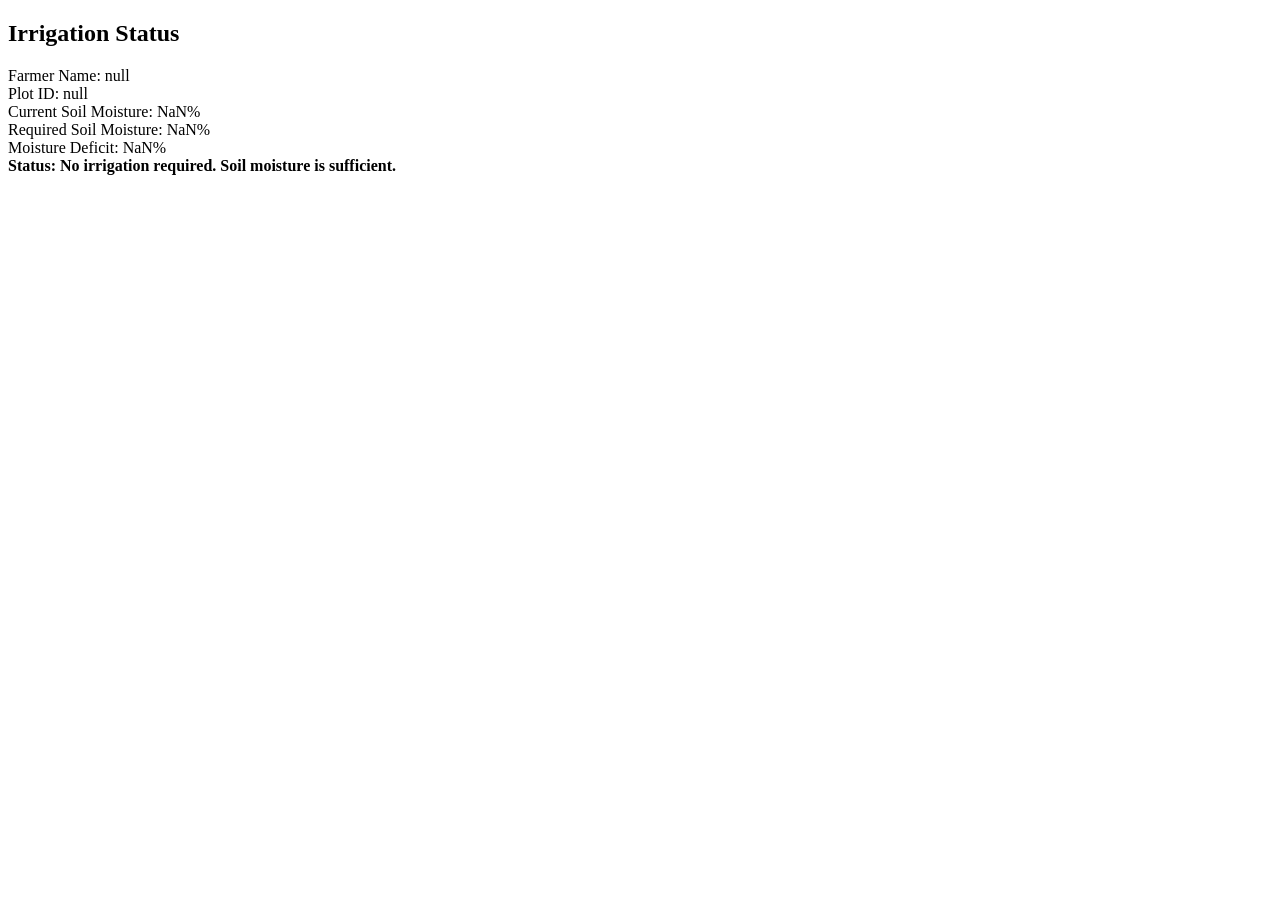
<file: task1.html>
<!DOCTYPE html>
<html>

<head>
    <title>Task 1 - Irrigation Calculator</title>
</head>

<body>

    <script>

        let farmerName = prompt("Enter Farmer Name:");
        let plotId = prompt("Enter Plot ID:");

        let currentMoisture = parseFloat(prompt("Enter % current soil moisture"));
        let requiredMoisture = parseFloat(prompt("Enter 5 required soil mositure"));


        let moistureDeficit = requiredMoisture - currentMoisture;

        let status;

        if (moistureDeficit > 0) {
            status = "Water required. Moisture Deficit: " + moistureDeficit + "%";
        } else {
            status = "No irrigation required. Soil moisture is sufficient.";
        }


        alert(
            "Farmer Name: " + farmerName +
            "\nPlot ID: " + plotId +
            "\nCurrent Moisture: " + currentMoisture + "%" +
            "\nRequired Moisture: " + requiredMoisture + "%" +
            "\n" + status
        );


        document.write("<h2>Irrigation Status</h2>");
        document.write("Farmer Name: " + farmerName + "<br>");
        document.write("Plot ID: " + plotId + "<br>");
        document.write("Current Soil Moisture: " + currentMoisture + "%<br>");
        document.write("Required Soil Moisture: " + requiredMoisture + "%<br>");
        document.write("Moisture Deficit: " + moistureDeficit + "%<br>");
        document.write("<b>Status: " + status + "</b>");
    </script>

</body>

</html>
</file>
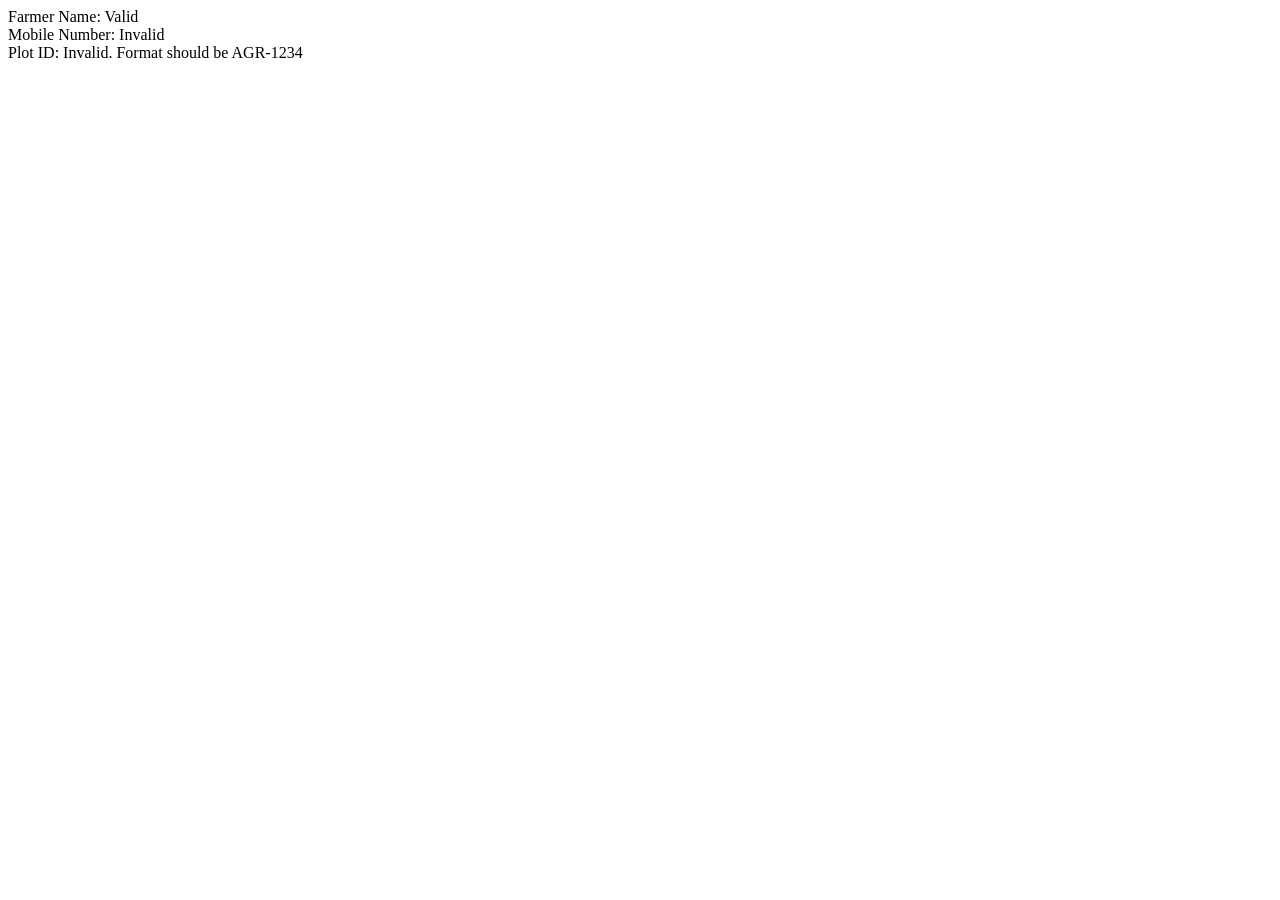
<file: task5.html>
<!DOCTYPE html>
<html>

<head>
    <title>Task 5 - Validation</title>
</head>

<body>

    <script>
        let farmerName = prompt("Enter Farmer Name:");
        let mobileNumber = prompt("Enter Mobile Number:");
        let plotId = prompt("Enter Plot ID (Example: AGR-1234):");


        let namePattern = /^[A-Za-z\s]+$/;
        let mobilePattern = /^\d{10}$/;
        let plotPattern = /^AGR-\d{4}$/;


        if (namePattern.test(farmerName)) {
            document.write("Farmer Name: Valid<br>");
        } else {
            document.write("Farmer Name: Invalid<br>");
        }

        if (mobilePattern.test(mobileNumber)) {
            document.write("Mobile Number: Valid<br>");
        } else {
            document.write("Mobile Number: Invalid<br>");
        }

        if (plotPattern.test(plotId)) {
            document.write("Plot ID: Valid<br>");
        } else {
            document.write("Plot ID: Invalid. Format should be AGR-1234<br>");
        }
    </script>

</body>

</html>
</file>
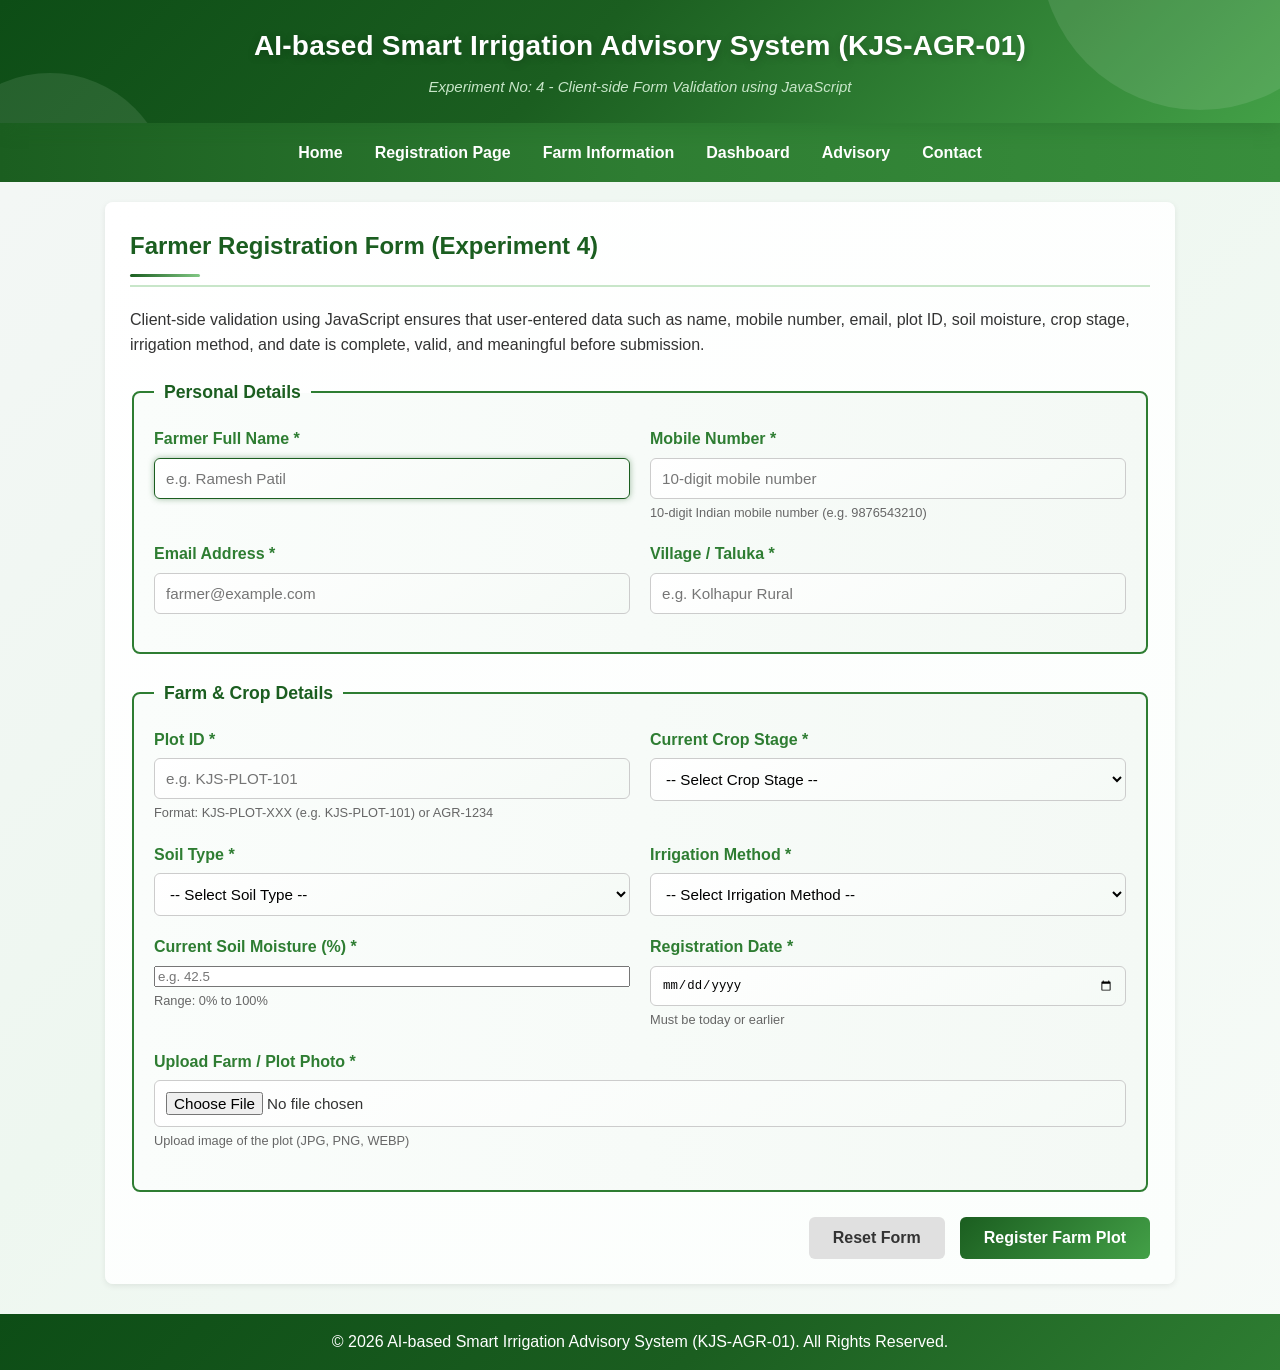
<file: task6.html>
<!DOCTYPE html>
<html lang="en">
<head>
    <meta charset="UTF-8">
    <meta name="viewport" content="width=device-width, initial-scale=1.0">
    <title>Experiment 4 - Farmer Registration Form Validation</title>
    <link rel="stylesheet" href="style.css">
    <link rel="stylesheet" href="form.css">
</head>

<body>

    <header>
        <h1>AI-based Smart Irrigation Advisory System (KJS-AGR-01)</h1>
        <p class="tagline">Experiment No: 4 - Client-side Form Validation using JavaScript</p>
    </header>

    <nav>
        <ul>
            <li><a href="index.html">Home</a></li>
            <li><a href="registration.html">Registration Page</a></li>
            <li><a href="farm-info.html">Farm Information</a></li>
            <li><a href="dashboard.html">Dashboard</a></li>
            <li><a href="advisory.html">Advisory</a></li>
            <li><a href="contact.html">Contact</a></li>
        </ul>
    </nav>

    <div class="container">

        <section>
            <h2>Farmer Registration Form (Experiment 4)</h2>
            <p>
                Client-side validation using JavaScript ensures that user-entered data such as
                name, mobile number, email, plot ID, soil moisture, crop stage, irrigation method,
                and date is complete, valid, and meaningful before submission.
            </p>

            <!-- Success notification card -->
            <div id="successCard" class="success-card" style="display: none;"></div>

            <form id="registrationForm" class="registration-form" action="#" method="post" enctype="multipart/form-data" novalidate>

                <fieldset>
                    <legend>Personal Details</legend>

                    <div class="form-group-row">
                        <div class="form-group">
                            <label for="farmerName">Farmer Full Name *</label>
                            <input type="text" id="farmerName" name="farmerName" placeholder="e.g. Ramesh Patil" autofocus required>
                            <span class="error-msg" id="farmerNameError"></span>
                        </div>

                        <div class="form-group">
                            <label for="mobile">Mobile Number *</label>
                            <input type="tel" id="mobile" name="mobile" placeholder="10-digit mobile number" required>
                            <span class="hint">10-digit Indian mobile number (e.g. 9876543210)</span>
                            <span class="error-msg" id="mobileError"></span>
                        </div>
                    </div>

                    <div class="form-group-row">
                        <div class="form-group">
                            <label for="email">Email Address *</label>
                            <input type="email" id="email" name="email" placeholder="farmer@example.com" required>
                            <span class="error-msg" id="emailError"></span>
                        </div>

                        <div class="form-group">
                            <label for="village">Village / Taluka *</label>
                            <input type="text" id="village" name="village" placeholder="e.g. Kolhapur Rural" required>
                            <span class="error-msg" id="villageError"></span>
                        </div>
                    </div>
                </fieldset>

                <fieldset>
                    <legend>Farm &amp; Crop Details</legend>

                    <div class="form-group-row">
                        <div class="form-group">
                            <label for="plotId">Plot ID *</label>
                            <input type="text" id="plotId" name="plotId" placeholder="e.g. KJS-PLOT-101" required>
                            <span class="hint">Format: KJS-PLOT-XXX (e.g. KJS-PLOT-101) or AGR-1234</span>
                            <span class="error-msg" id="plotIdError"></span>
                        </div>

                        <div class="form-group">
                            <label for="cropStage">Current Crop Stage *</label>
                            <select id="cropStage" name="cropStage" required>
                                <option value="" disabled selected>-- Select Crop Stage --</option>
                                <option value="Germination">Germination (0 - 30 Days)</option>
                                <option value="Tillering">Tillering (30 - 120 Days)</option>
                                <option value="Grand Growth">Grand Growth (120 - 270 Days)</option>
                                <option value="Maturity">Maturity (270 - 360 Days)</option>
                            </select>
                            <span class="error-msg" id="cropStageError"></span>
                        </div>
                    </div>

                    <div class="form-group-row">
                        <div class="form-group">
                            <label for="soilType">Soil Type *</label>
                            <select id="soilType" name="soilType" required>
                                <option value="" disabled selected>-- Select Soil Type --</option>
                                <option value="Black Cotton">Black Cotton Soil (Heavy)</option>
                                <option value="Loamy">Loamy Soil (Medium)</option>
                                <option value="Sandy Loam">Sandy Loam (Light)</option>
                                <option value="Alluvial">Alluvial Soil</option>
                            </select>
                            <span class="error-msg" id="soilTypeError"></span>
                        </div>

                        <div class="form-group">
                            <label for="irrigationMethod">Irrigation Method *</label>
                            <select id="irrigationMethod" name="irrigationMethod" required>
                                <option value="" disabled selected>-- Select Irrigation Method --</option>
                                <option value="Sub-surface Drip">Sub-surface Drip Irrigation</option>
                                <option value="Surface Drip">Surface Drip Irrigation</option>
                                <option value="Furrow">Furrow / Flood Irrigation</option>
                                <option value="Sprinkler">Sprinkler System</option>
                            </select>
                            <span class="error-msg" id="irrigationMethodError"></span>
                        </div>
                    </div>

                    <div class="form-group-row">
                        <div class="form-group">
                            <label for="soilMoisture">Current Soil Moisture (%) *</label>
                            <input type="number" id="soilMoisture" name="soilMoisture" min="0" max="100" step="0.1" placeholder="e.g. 42.5" required>
                            <span class="hint">Range: 0% to 100%</span>
                            <span class="error-msg" id="soilMoistureError"></span>
                        </div>

                        <div class="form-group">
                            <label for="regDate">Registration Date *</label>
                            <input type="date" id="regDate" name="regDate" required>
                            <span class="hint">Must be today or earlier</span>
                            <span class="error-msg" id="regDateError"></span>
                        </div>
                    </div>

                    <div class="form-group-row">
                        <div class="form-group" style="grid-column: 1 / -1;">
                            <label for="farmPhoto">Upload Farm / Plot Photo *</label>
                            <input type="file" id="farmPhoto" name="farmPhoto" accept="image/*" required>
                            <span class="hint">Upload image of the plot (JPG, PNG, WEBP)</span>
                            <span class="error-msg" id="farmPhotoError"></span>
                        </div>
                    </div>
                </fieldset>

                <div class="button-group">
                    <button type="reset" id="resetBtn">Reset Form</button>
                    <button type="submit" id="submitBtn">Register Farm Plot</button>
                </div>

            </form>
        </section>

    </div>

    <footer>
        <p>&copy; 2026 AI-based Smart Irrigation Advisory System (KJS-AGR-01). All Rights Reserved.</p>
    </footer>

    <script src="valid.js"></script>

</body>
</html>
</file>
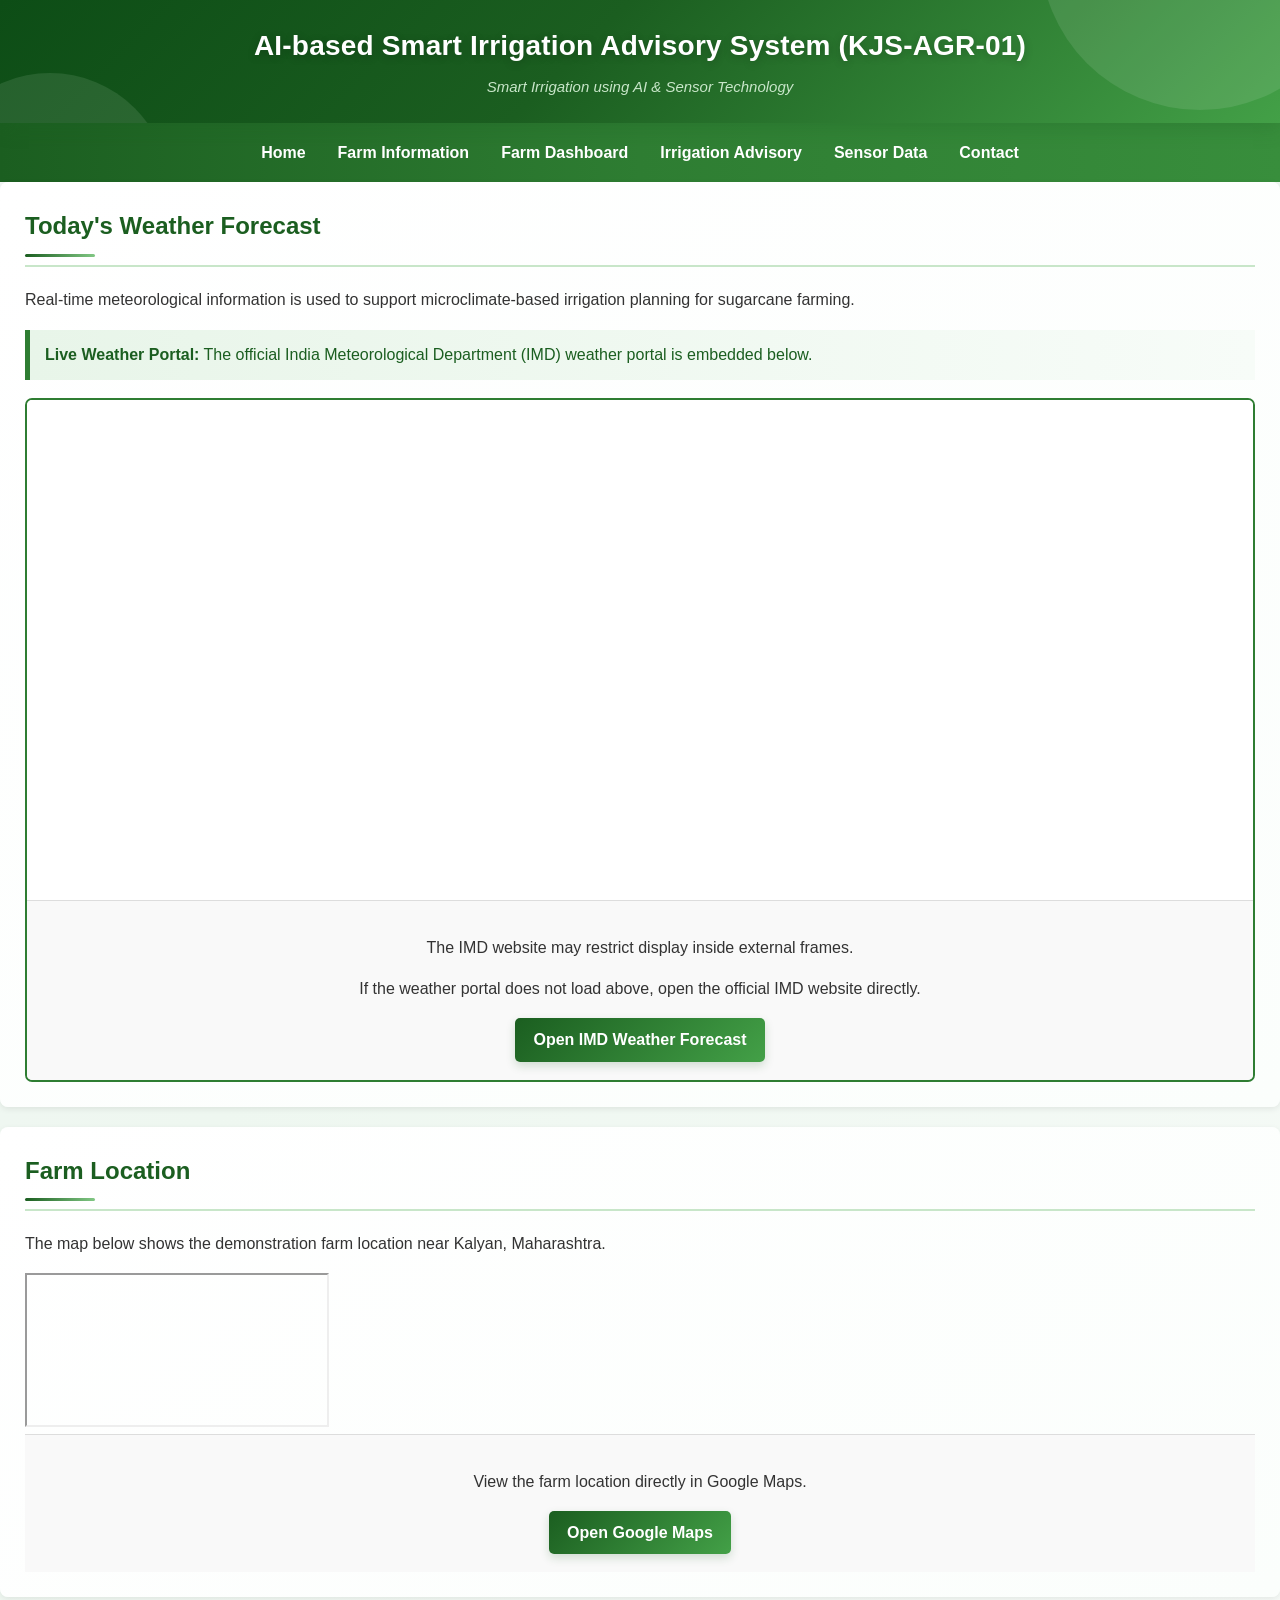
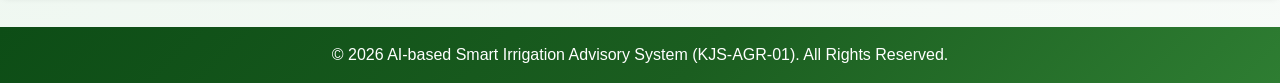
<file: weather.html>
<!DOCTYPE html>
<html lang="en">

<head>
    <meta charset="UTF-8">
    <meta name="viewport" content="width=device-width, initial-scale=1.0">

    <title>Weather Forecast - Smart Irrigation Advisory System</title>
<link rel="stylesheet" href="style.css">


    
</head>


<body>

    <!-- HEADER -->

    <header>

        <h1>
            AI-based Smart Irrigation Advisory System (KJS-AGR-01)
        </h1>

        <p class="tagline">
            Smart Irrigation using AI &amp; Sensor Technology
        </p>

    </header>


    <!-- NAVIGATION -->

    <nav>
    <ul>
        <li><a href="index.html">Home</a></li>
        <li><a href="farm-info.html">Farm Information</a></li>
        <li><a href="dashboard.html">Farm Dashboard</a></li>
        <li><a href="advisory.html">Irrigation Advisory</a></li>
        <li><a href="irrigation-table.html">Sensor Data</a></li>
        <li><a href="contact.html">Contact</a></li>
    </ul>
</nav>


    <!-- MAIN CONTENT -->

    <main>


        <!-- WEATHER SECTION -->

        <section>

            <h2>
                Today's Weather Forecast
            </h2>

            <p class="description">

                Real-time meteorological information is used to support
                microclimate-based irrigation planning for sugarcane farming.

            </p>


            <div class="notice">

                <strong>Live Weather Portal:</strong>

                The official India Meteorological Department (IMD)
                weather portal is embedded below.

            </div>


            <!-- IMD IFRAME -->

            <div class="iframe-container">

                <iframe
                    src="https://mausam.imd.gov.in/"
                    title="India Meteorological Department Weather Forecast">

                    Your browser does not support iframes.

                </iframe>


                <!-- Fallback link -->

                <div class="iframe-fallback">

                    <p>
                        The IMD website may restrict display inside
                        external frames.
                    </p>

                    <p>
                        If the weather portal does not load above,
                        open the official IMD website directly.
                    </p>

                    <a
                        class="btn"
                        href="https://mausam.imd.gov.in/"
                        target="_blank"
                        rel="noopener noreferrer">

                        Open IMD Weather Forecast

                    </a>

                </div>

            </div>

        </section>



        <!-- MAP SECTION -->

        <section>

            <h2>
                Farm Location
            </h2>

            <p class="description">

                The map below shows the demonstration farm location
                near Kalyan, Maharashtra.

            </p>


            <!-- GOOGLE MAP IFRAME -->

            <div class="map-container">

                <iframe
                    src="https://www.google.com/maps?q=Kalyan,Maharashtra&output=embed"
                    title="Google Maps showing farm location"
                    loading="lazy">

                    Your browser does not support iframes.

                </iframe>

            </div>


            <div class="iframe-fallback">

                <p>
                    View the farm location directly in Google Maps.
                </p>

                <a
                    class="btn"
                    href="https://www.google.com/maps?q=Kalyan,Maharashtra"
                    target="_blank"
                    rel="noopener noreferrer">

                    Open Google Maps

                </a>

            </div>

        </section>


    </main>


    <!-- FOOTER -->

    <footer>

        <p>
            &copy; 2026 AI-based Smart Irrigation Advisory System
            (KJS-AGR-01). All Rights Reserved.
        </p>

    </footer>


</body>

</html>
</file>
<file: style.css>
* {
    box-sizing: border-box;
}

html {
    scroll-behavior: smooth;
}

body {
    margin: 0;
    padding: 0;
    font-family: Arial, Helvetica, sans-serif;
    background: linear-gradient(135deg, #f4f7f6 0%, #eef7f0 45%, #f7fbf8 100%);
    color: #333;
    line-height: 1.6;
}

header {
    position: relative;
    overflow: hidden;
    background: linear-gradient(135deg, #0d4d16 0%, #1b5e20 45%, #43a047 100%);
    color: white;
    padding: 24px 20px;
    text-align: center;
    box-shadow: 0 5px 18px rgba(27, 94, 32, 0.25);
}

header::before {
    content: "";
    position: absolute;
    width: 320px;
    height: 320px;
    top: -210px;
    right: -80px;
    background: rgba(255, 255, 255, 0.10);
    border-radius: 50%;
}

header::after {
    content: "";
    position: absolute;
    width: 240px;
    height: 240px;
    bottom: -190px;
    left: -70px;
    background: rgba(200, 230, 201, 0.12);
    border-radius: 50%;
}

header h1 {
    position: relative;
    z-index: 1;
    margin: 0 0 6px 0;
    font-size: 28px;
    letter-spacing: 0.2px;
    text-shadow: 0 2px 8px rgba(0, 0, 0, 0.22);
}

.tagline {
    position: relative;
    z-index: 1;
    margin: 0;
    font-size: 15px;
    font-style: italic;
    color: #c8e6c9;
}

nav {
    background: linear-gradient(90deg, #1b5e20 0%, #2e7d32 50%, #388e3c 100%);
    padding: 10px;
}

nav ul {
    list-style-type: none;
    margin: 0;
    padding: 0;
    display: flex;
    justify-content: center;
    align-items: center;
    gap: 8px;
    flex-wrap: wrap;
}

nav li {
    margin: 0;
}

nav a {
    display: inline-block;
    color: white;
    text-decoration: none;
    font-weight: bold;
    padding: 7px 12px;
    border-radius: 5px;
    transition: background-color 0.25s ease, color 0.25s ease;
}

nav a:hover {
    background: linear-gradient(135deg, #0d4d16, #1b5e20);
    color: #ffffff;
    transform: translateY(-1px);
    box-shadow: 0 4px 10px rgba(0, 0, 0, 0.15);
}

.container {
    max-width: 1100px;
    margin: 20px auto;
    padding: 0 15px;
}

main {
    min-width: 0;
}

section {
    background: linear-gradient(145deg, #ffffff 0%, #fbfefc 100%);
    padding: 25px;
    border-radius: 8px;
    margin-bottom: 20px;
    box-shadow: 0 2px 6px rgba(0, 0, 0, 0.08);
}

h2 {
    color: #1b5e20;
    border-bottom: 2px solid #c8e6c9;
    position: relative;
    padding-bottom: 8px;
    margin-top: 0;
}

h2::after {
    content: "";
    display: block;
    width: 70px;
    height: 3px;
    margin-top: 8px;
    border-radius: 5px;
    background: linear-gradient(90deg, #1b5e20, #81c784);
}

h3 {
    color: #2e7d32;
}

article {
    background: linear-gradient(135deg, #e8f5e9 0%, #f4fbf5 100%);
    border-left: 5px solid #2e7d32;
    padding: 15px;
    margin-top: 15px;
    border-radius: 0 5px 5px 0;
}

footer {
    background: linear-gradient(135deg, #0d4d16 0%, #1b5e20 55%, #2e7d32 100%);
    color: white;
    text-align: center;
    padding: 15px;
    margin-top: 30px;
}

footer p {
    margin: 0;
}

/* =========================================================
   TASK 4 - CATEGORIES SIDEBAR
   ========================================================= */

.categories {
    background: linear-gradient(145deg, #ffffff 0%, #f1f9f2 100%);
    border: 1px solid #c8e6c9;
    border-radius: 10px;
    padding: 20px;
    box-shadow: 0 3px 9px rgba(0, 0, 0, 0.12);
}

.categories h3 {
    margin-top: 0;
    color: #1b5e20;
}

.categories ul {
    list-style: none;
    padding: 0;
    margin: 0;
}

.categories li {
    margin: 8px 0;
}

.categories a {
    display: block;
    padding: 9px 10px;
    color: #2e7d32;
    text-decoration: none;
    border-radius: 5px;
    transition: background-color 0.25s ease, color 0.25s ease, padding-left 0.25s ease;
}

.categories a:hover {
    background: linear-gradient(90deg, #e8f5e9, #f6fbf7);
    color: #1b5e20;
    padding-left: 16px;
}

/* =========================================================
   TASK 5 - CARD LAYOUT / BOX MODEL
   ========================================================= */

.card-grid {
    display: flex;
    flex-wrap: wrap;
    justify-content: center;
    gap: 15px;
    margin-top: 15px;
}

.card {
    position: relative;
    overflow: hidden;
    display: inline-block;
    vertical-align: top;
    width: 245px;
    margin: 5px;
    padding: 20px;
    border: 1px solid #c8e6c9;
    border-radius: 9px;
    background: linear-gradient(145deg, #ffffff 0%, #f4faf5 100%);
    text-align: center;
    box-shadow: 0 3px 9px rgba(0, 0, 0, 0.12);
    transition: transform 0.25s ease, box-shadow 0.25s ease;
}

.card::before {
    content: "";
    position: absolute;
    left: 0;
    top: 0;
    width: 100%;
    height: 4px;
    background: linear-gradient(90deg, #1b5e20, #81c784);
}

.card:hover {
    transform: translateY(-4px);
    box-shadow: 0 7px 16px rgba(0, 0, 0, 0.16);
}

.card h3 {
    margin-top: 0;
}

/* =========================================================
   TASK 6 - IMAGE GALLERY
   ========================================================= */

.gallery-grid {
    display: grid;
    grid-template-columns: repeat(4, minmax(0, 1fr));
    gap: 20px;
    margin-top: 20px;
}

.gallery-grid figure {
    margin: 0;
    transition: transform 0.3s ease, box-shadow 0.3s ease;
    padding: 12px;
    background-color: #fafafa;
    border: 1px solid #ddd;
    border-radius: 8px;
    text-align: center;
    overflow: hidden;
}

.gallery-grid figure:hover {
    transform: translateY(-5px);
    box-shadow: 0 10px 22px rgba(27, 94, 32, 0.14);
}

.gallery-grid figure img {
    display: block;
    width: 100%;
    height: 190px;
    object-fit: cover;
    border: 2px solid #2e7d32;
    border-radius: 6px;
    transition: transform 0.4s ease;
}

.gallery-grid figure img:hover {
    transform: scale(1.08);
}

.gallery-grid figcaption {
    margin-top: 10px;
    color: #2e7d32;
    font-weight: bold;
}

.gallery-grid figcaption small {
    display: block;
    margin-top: 4px;
    color: #666;
    font-weight: normal;
}

/* =========================================================
   COMMON MAP / ADVISORY / MEDIA CARDS
   ========================================================= */

.map-wrapper {
    margin: 20px auto;
    display: block;
    width: fit-content;
    max-width: 100%;
    border: 3px solid #2e7d32;
    border-radius: 8px;
    overflow: hidden;
    box-shadow: 0 4px 9px rgba(0, 0, 0, 0.12);
}

.map-wrapper img {
    display: block;
    max-width: 100%;
    height: auto;
}

.plot-legend {
    display: flex;
    justify-content: space-around;
    gap: 15px;
    flex-wrap: wrap;
    margin-top: 20px;
}

.legend-card {
    flex: 1 1 250px;
    background: linear-gradient(145deg, #ffffff 0%, #f1f8f2 100%);
    border: 1px solid #ddd;
    border-radius: 7px;
    padding: 15px;
}

.legend-card h3 {
    margin-top: 0;
}

.advisory-card,
.media-card {
    background: linear-gradient(145deg, #ffffff 0%, #f5faf6 100%);
    border: 1px solid #e0e0e0;
    border-radius: 7px;
    padding: 20px;
    margin-top: 15px;
}

.advisory-item {
    font-size: 1.05em;
    margin-bottom: 12px;
}

.media-card {
    text-align: center;
}

.media-card video {
    width: 100%;
    max-width: 800px;
    height: auto;
    border-radius: 7px;
    box-shadow: 0 2px 7px rgba(0, 0, 0, 0.15);
}

.audio-container {
    display: flex;
    flex-direction: column;
    align-items: center;
    background: linear-gradient(135deg, #e8f5e9 0%, #f7fcf8 100%);
    padding: 15px;
    border-radius: 7px;
    border-left: 5px solid #2e7d32;
}

audio {
    width: 100%;
    max-width: 500px;
}

/* =========================================================
   WEATHER / IFRAME
   ========================================================= */

.notice {
    background: linear-gradient(90deg, #e8f5e9 0%, #f7fcf8 100%);
    border-left: 5px solid #2e7d32;
    padding: 12px 15px;
    margin: 18px 0;
    color: #1b5e20;
}

.iframe-container {
    width: 100%;
    border: 2px solid #2e7d32;
    border-radius: 7px;
    overflow: hidden;
    background-color: #f5f5f5;
    margin-top: 15px;
}

.iframe-container iframe {
    display: block;
    width: 100%;
    height: 500px;
    border: none;
    background-color: white;
}

.iframe-fallback {
    background-color: #f9f9f9;
    padding: 18px;
    text-align: center;
    border-top: 1px solid #ddd;
}

.btn {
    display: inline-block;
    background: linear-gradient(135deg, #1b5e20, #43a047);
    box-shadow: 0 4px 10px rgba(27, 94, 32, 0.18);
    color: white;
    text-decoration: none;
    padding: 9px 18px;
    border-radius: 5px;
    font-weight: bold;
    transition: background-color 0.25s ease;
}

.btn:hover {
    background: linear-gradient(135deg, #0d4d16, #2e7d32);
    transform: translateY(-2px);
}

/* =========================================================
   TASK 10 - CSS EFFECTS / HIGHLIGHTING
   ========================================================= */

.offer-box {
    background-color: #fff3cd;
    border: 3px solid #f9a825;
    border-radius: 10px;
    padding: 20px;
    margin: 20px 0;
    text-align: center;
    font-size: 22px;
    font-weight: bold;
    color: #795548;
    text-shadow: 1px 1px 2px rgba(0, 0, 0, 0.15);
    box-shadow: 0 0 8px rgba(249, 168, 37, 0.5);
    animation: glowingOffer 1.5s infinite alternate;
}

@keyframes glowingOffer {
    from {
        box-shadow: 0 0 5px rgba(249, 168, 37, 0.4);
    }

    to {
        box-shadow: 0 0 22px rgba(249, 168, 37, 0.9);
    }
}

/* =========================================================
   SMALL UTILITY STYLES
   ========================================================= */

.status-good {
    color: #2e7d32;
    font-weight: bold;
}

.status-warning {
    color: #ef6c00;
    font-weight: bold;
}

.status-danger {
    color: #c62828;
    font-weight: bold;
}

.stat-value {
    font-size: 30px;
    font-weight: bold;
    color: #1b5e20;
}

/* =========================================================
   RESPONSIVE DESIGN
   ========================================================= */

@media (max-width: 900px) {
    .gallery-grid {
        grid-template-columns: repeat(2, minmax(0, 1fr));
    }
}

@media (max-width: 700px) {
    header h1 {
        font-size: 21px;
    }

    nav ul {
        gap: 4px;
    }

    nav a {
        padding: 6px 8px;
        font-size: 14px;
    }

    section {
        padding: 18px;
    }

    .iframe-container iframe {
        height: 400px;
    }
}

@media (max-width: 600px) {
    .gallery-grid {
        grid-template-columns: 1fr;
    }

    .card {
        width: 100%;
        margin: 5px 0;
    }
}
</file>
<file: layout.css>
/* TASK 9 - PAGE LAYOUT USING FLEXBOX */

.page-layout {
    display: flex;
    align-items: flex-start;
    gap: 28px;
    max-width: 1100px;
    margin: 20px auto;
    padding: 0 15px 10px;
}

.page-sidebar {
    width: 25%;
    flex-shrink: 0;
}

.page-content {
    width: 75%;
    min-width: 0;
}

.page-sidebar .categories {
    position: sticky;
    top: 15px;
}

@media (max-width: 800px) {
    .page-layout {
        flex-direction: column;
    }

    .page-sidebar,
    .page-content {
        width: 100%;
    }

    .page-sidebar .categories {
        position: static;
    }
}
</file>
<file: table.css>
/* TASK 7 - TABLE STYLING */

.irrigation-table {
    width: 100%;
    border-collapse: collapse;
    margin-top: 15px;
    font-size: 0.95em;
    background-color: white;
}

.irrigation-table caption {
    caption-side: top;
    font-weight: bold;
    font-size: 1.1em;
    color: #1b5e20;
    margin-bottom: 10px;
    text-align: left;
}

.irrigation-table th,
.irrigation-table td {
    border: 1px solid #ccc;
    padding: 12px;
    text-align: center;
}

.irrigation-table thead tr {
    background: linear-gradient(135deg, #1b5e20, #43a047);
    color: white;
}

.irrigation-table tbody tr:nth-child(even) {
    background: linear-gradient(90deg, #f0f8f1, #e8f5e9);
}

.irrigation-table tbody tr:hover {
    background: linear-gradient(90deg, #dff1e1, #c8e6c9);
}

.irrigation-table tfoot {
    background: linear-gradient(135deg, #0d4d16, #1b5e20);
    color: white;
    font-weight: bold;
}

.alert-high {
    color: #c62828;
    font-weight: bold;
}

.alert-medium {
    color: #ef6c00;
    font-weight: bold;
}

.alert-low {
    color: #2e7d32;
    font-weight: bold;
}

@media (max-width: 700px) {
    .irrigation-table {
        font-size: 0.85em;
    }

    .irrigation-table th,
    .irrigation-table td {
        padding: 8px;
    }
}
</file>
<file: form.css>
/* TASK 8 - REGISTRATION FORM STYLING */

.registration-form {
    margin-top: 20px;
}

.registration-form fieldset {
    border: 2px solid #2e7d32;
    border-radius: 8px;
    padding: 20px;
    margin-bottom: 25px;
    background: linear-gradient(90deg, #fafdfb, #f4f9f5);
}

.registration-form legend {
    font-weight: bold;
    color: #1b5e20;
    padding: 0 10px;
    font-size: 1.1em;
}

.form-group {
    margin-bottom: 18px;
    display: flex;
    flex-direction: column;
}

.form-group-row {
    display: grid;
    grid-template-columns: 1fr 1fr;
    gap: 20px;
}

.registration-form label {
    font-weight: bold;
    margin-bottom: 6px;
    color: #2e7d32;
}

.registration-form input[type="text"],
.registration-form input[type="tel"],
.registration-form input[type="email"],
.registration-form input[type="date"],
.registration-form input[type="file"],
.registration-form select {
    width: 100%;
    padding: 11px;
    border: 1px solid #ccc;
    border-radius: 6px;
    font-size: 0.95em;
    background: linear-gradient(145deg, #ffffff, #f5faf6);
    transition: border-color 0.25s ease, box-shadow 0.25s ease;
}

.registration-form input:focus,
.registration-form select:focus {
    outline: none;
    border-color: #1b5e20;
    box-shadow: 0 0 6px rgba(27, 94, 32, 0.4);
}

.registration-form .hint {
    font-size: 0.8em;
    color: #666;
    margin-top: 4px;
}

.registration-form .button-group {
    display: flex;
    gap: 15px;
    justify-content: flex-end;
    margin-top: 10px;
}

.registration-form button {
    padding: 12px 24px;
    font-size: 1em;
    font-weight: bold;
    border: none;
    border-radius: 6px;
    cursor: pointer;
    transition: background-color 0.25s ease, transform 0.2s ease, box-shadow 0.2s ease;
}

.registration-form button[type="submit"] {
    background: linear-gradient(135deg, #1b5e20, #43a047);
    color: white;
}

.registration-form button[type="submit"]:hover {
    background: linear-gradient(135deg, #0d4d16, #2e7d32);
    transform: translateY(-2px);
    box-shadow: 0 4px 8px rgba(0, 0, 0, 0.2);
}

.registration-form button[type="reset"] {
    background-color: #e0e0e0;
    color: #333;
}

.registration-form button[type="reset"]:hover {
    background-color: #ccc;
}

/* VALIDATION STATES & FEEDBACK */
.error-msg {
    color: #d32f2f;
    font-size: 0.82em;
    font-weight: 600;
    margin-top: 5px;
    display: none;
    line-height: 1.3;
}

.error-msg.visible {
    display: block;
}

.registration-form input.input-error,
.registration-form select.input-error {
    border-color: #d32f2f !important;
    background: #fff8f8 !important;
    box-shadow: 0 0 6px rgba(211, 47, 47, 0.35) !important;
}

.registration-form input.input-valid,
.registration-form select.input-valid {
    border-color: #2e7d32 !important;
    background: #f6fbf7 !important;
}

/* SUCCESS NOTIFICATION CARD */
.success-card {
    background: linear-gradient(135deg, #e8f5e9, #c8e6c9);
    border: 2px solid #2e7d32;
    border-radius: 8px;
    padding: 22px 25px;
    margin-bottom: 25px;
    box-shadow: 0 4px 14px rgba(46, 125, 50, 0.2);
    animation: slideDown 0.35s ease-out;
}

@keyframes slideDown {
    from {
        opacity: 0;
        transform: translateY(-12px);
    }
    to {
        opacity: 1;
        transform: translateY(0);
    }
}

.success-card h3 {
    color: #1b5e20;
    margin: 0 0 10px 0;
    font-size: 1.3em;
    display: flex;
    align-items: center;
    gap: 8px;
}

.success-card p {
    color: #2e7d32;
    margin: 0 0 15px 0;
    font-size: 0.95em;
}

.success-details {
    background: #ffffff;
    border: 1px solid #a5d6a7;
    border-radius: 6px;
    padding: 14px 18px;
    display: grid;
    grid-template-columns: repeat(auto-fit, minmax(220px, 1fr));
    gap: 10px;
    font-size: 0.9em;
}

.success-details div {
    color: #333;
}

.success-details strong {
    color: #1b5e20;
}

@media (max-width: 600px) {
    .form-group-row {
        grid-template-columns: 1fr;
    }

    .registration-form .button-group {
        flex-direction: column;
    }

    .success-details {
        grid-template-columns: 1fr;
    }
}
</file>
